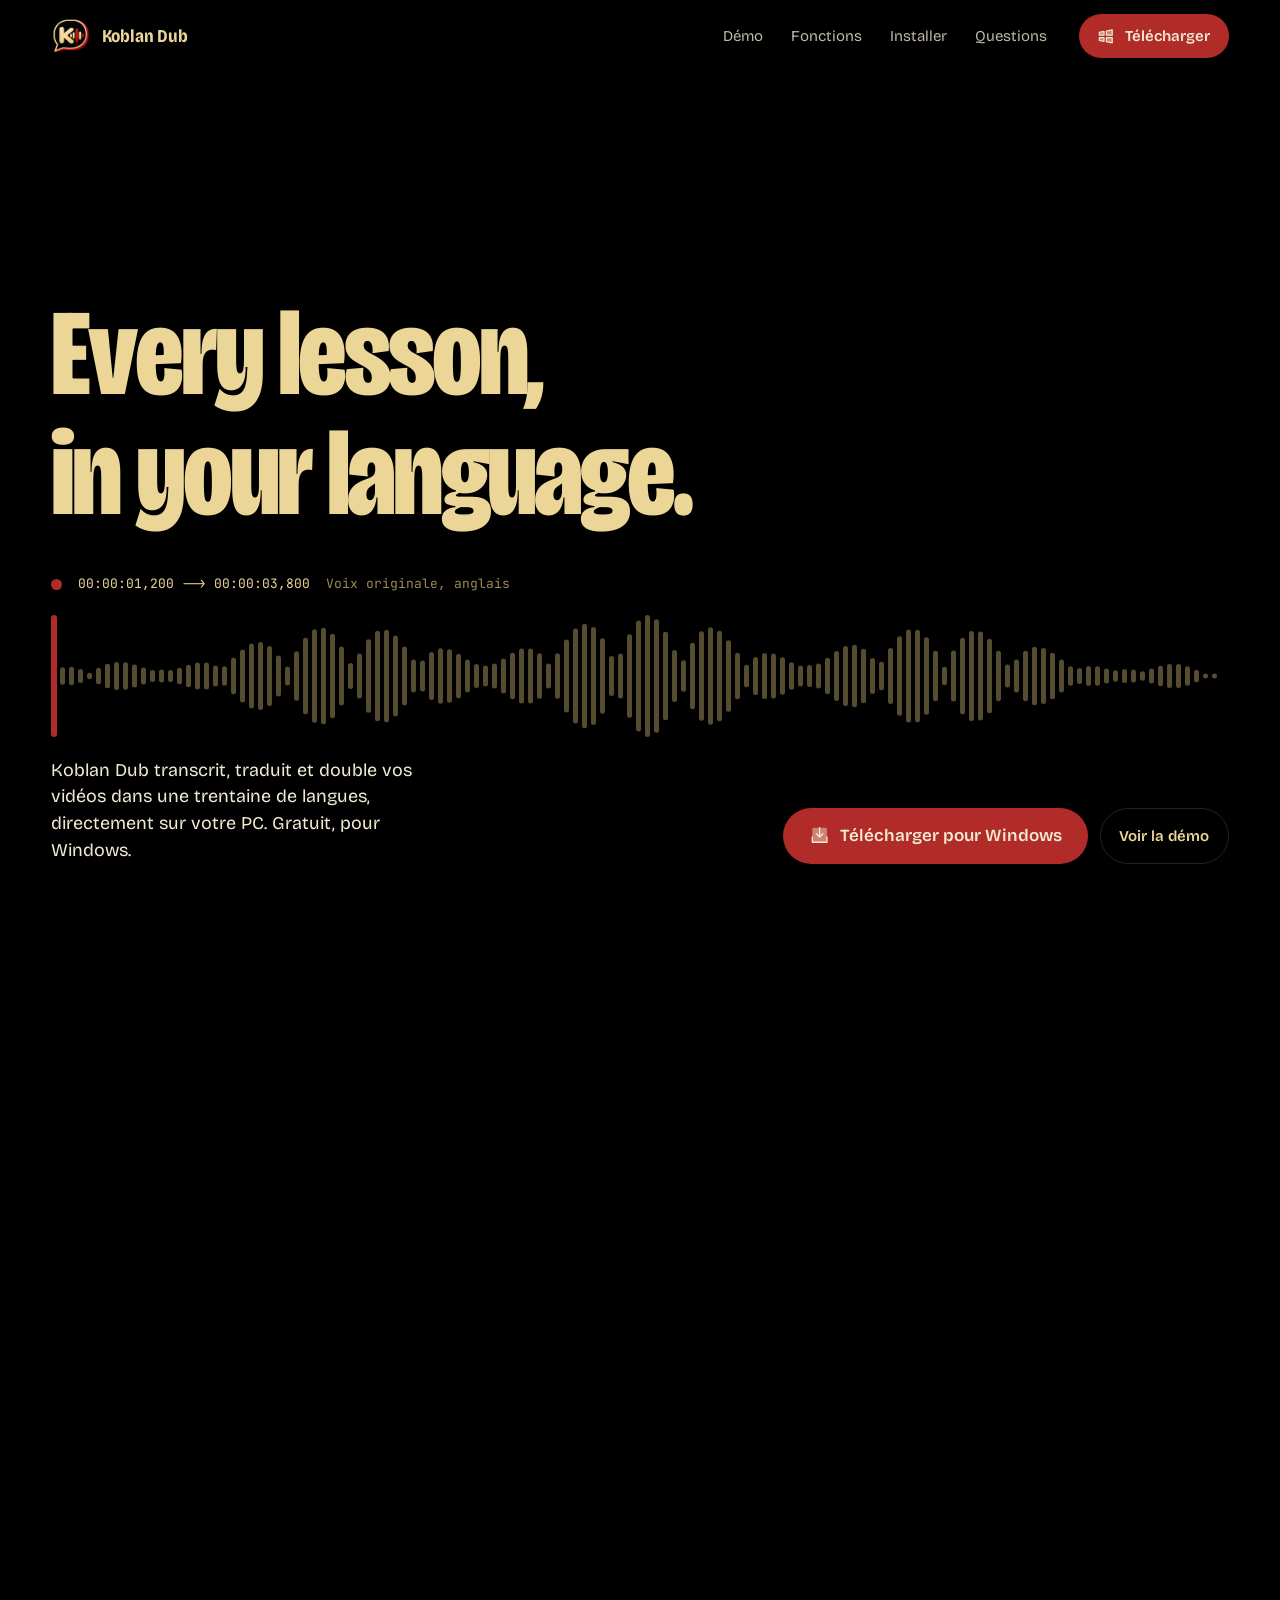
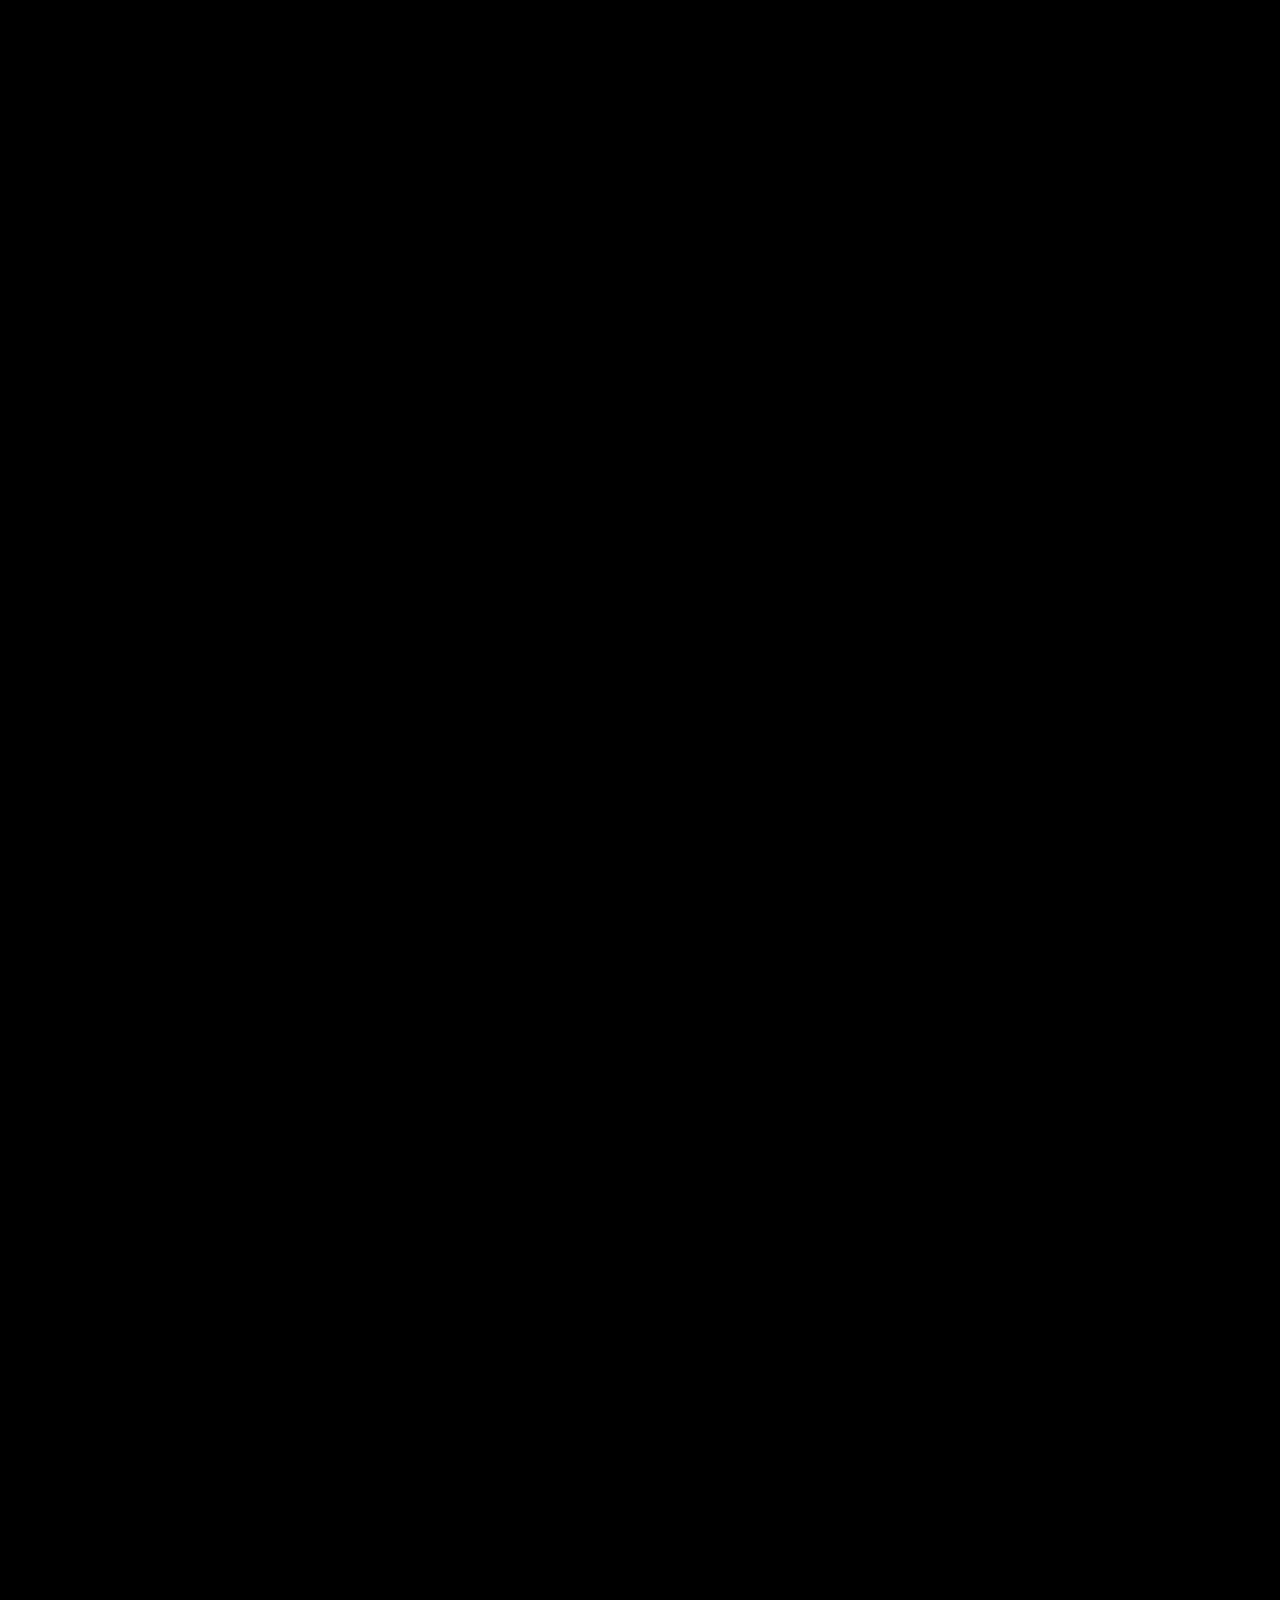
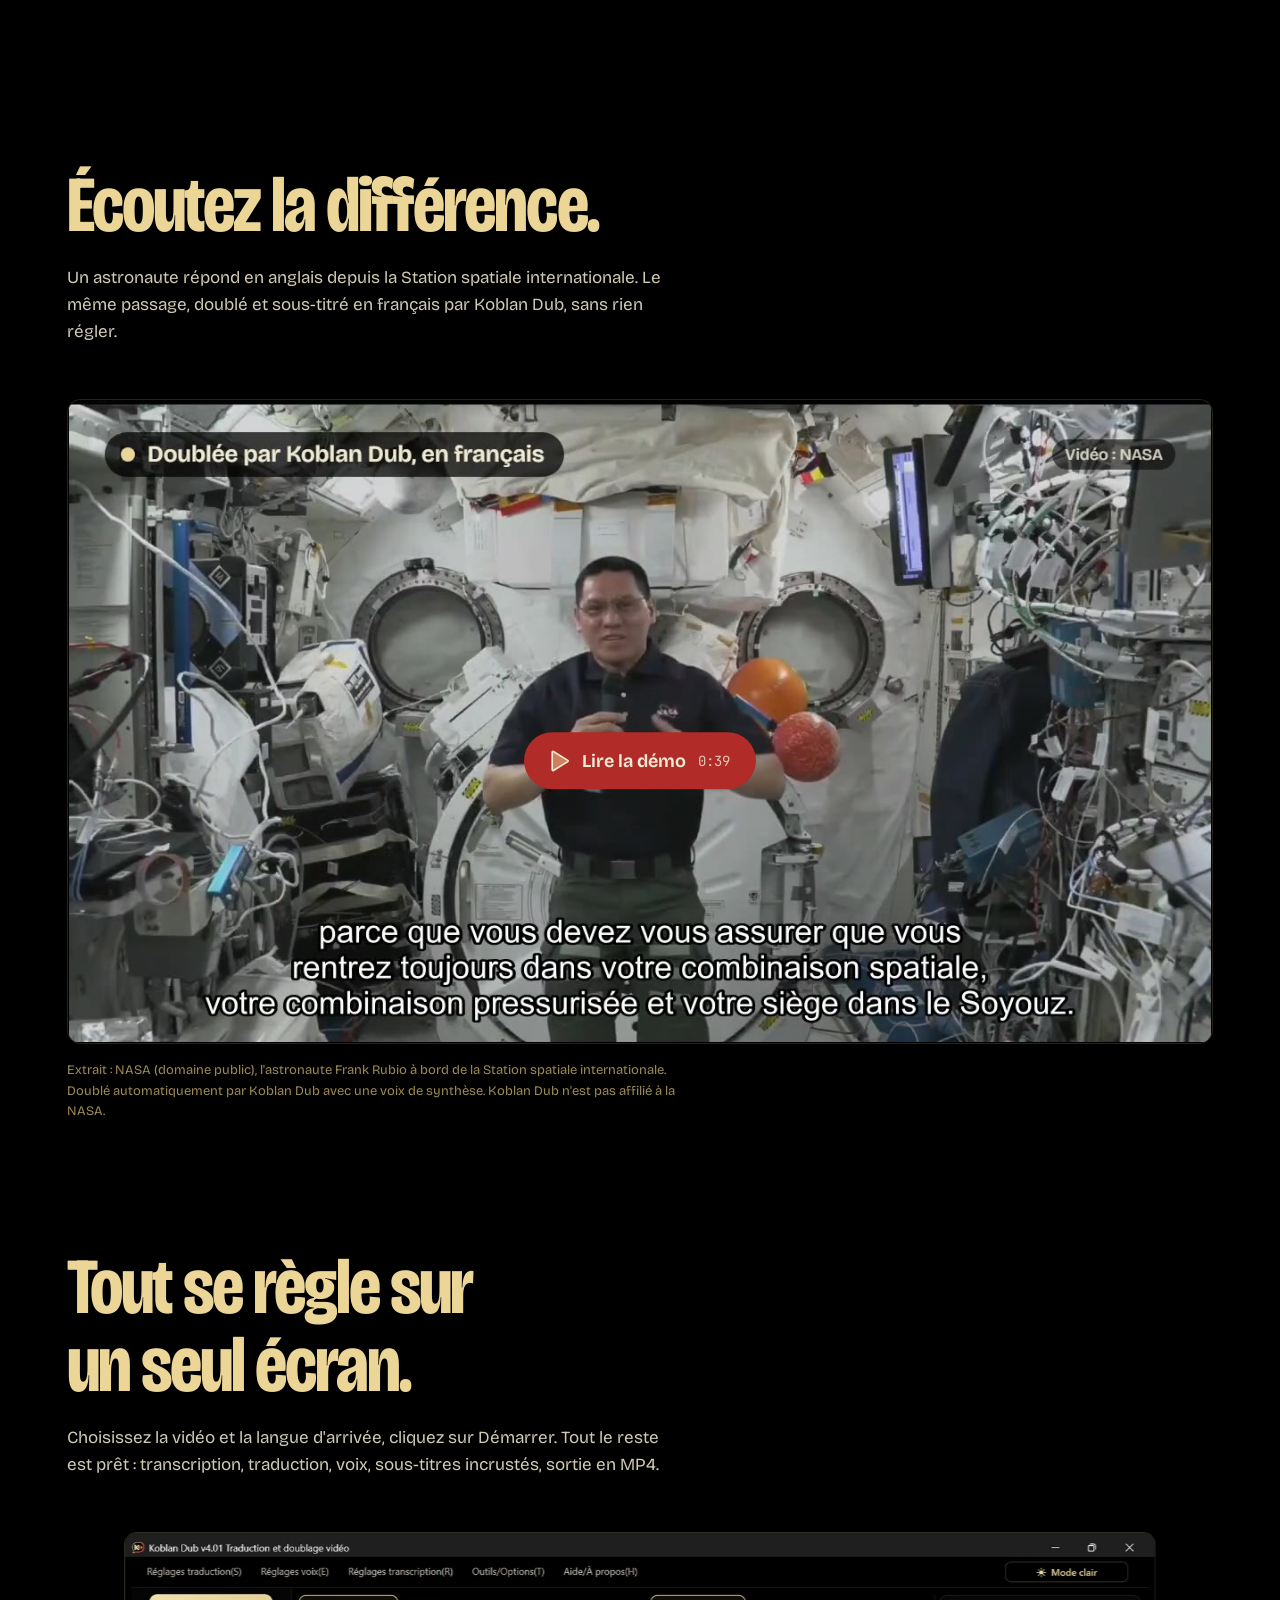
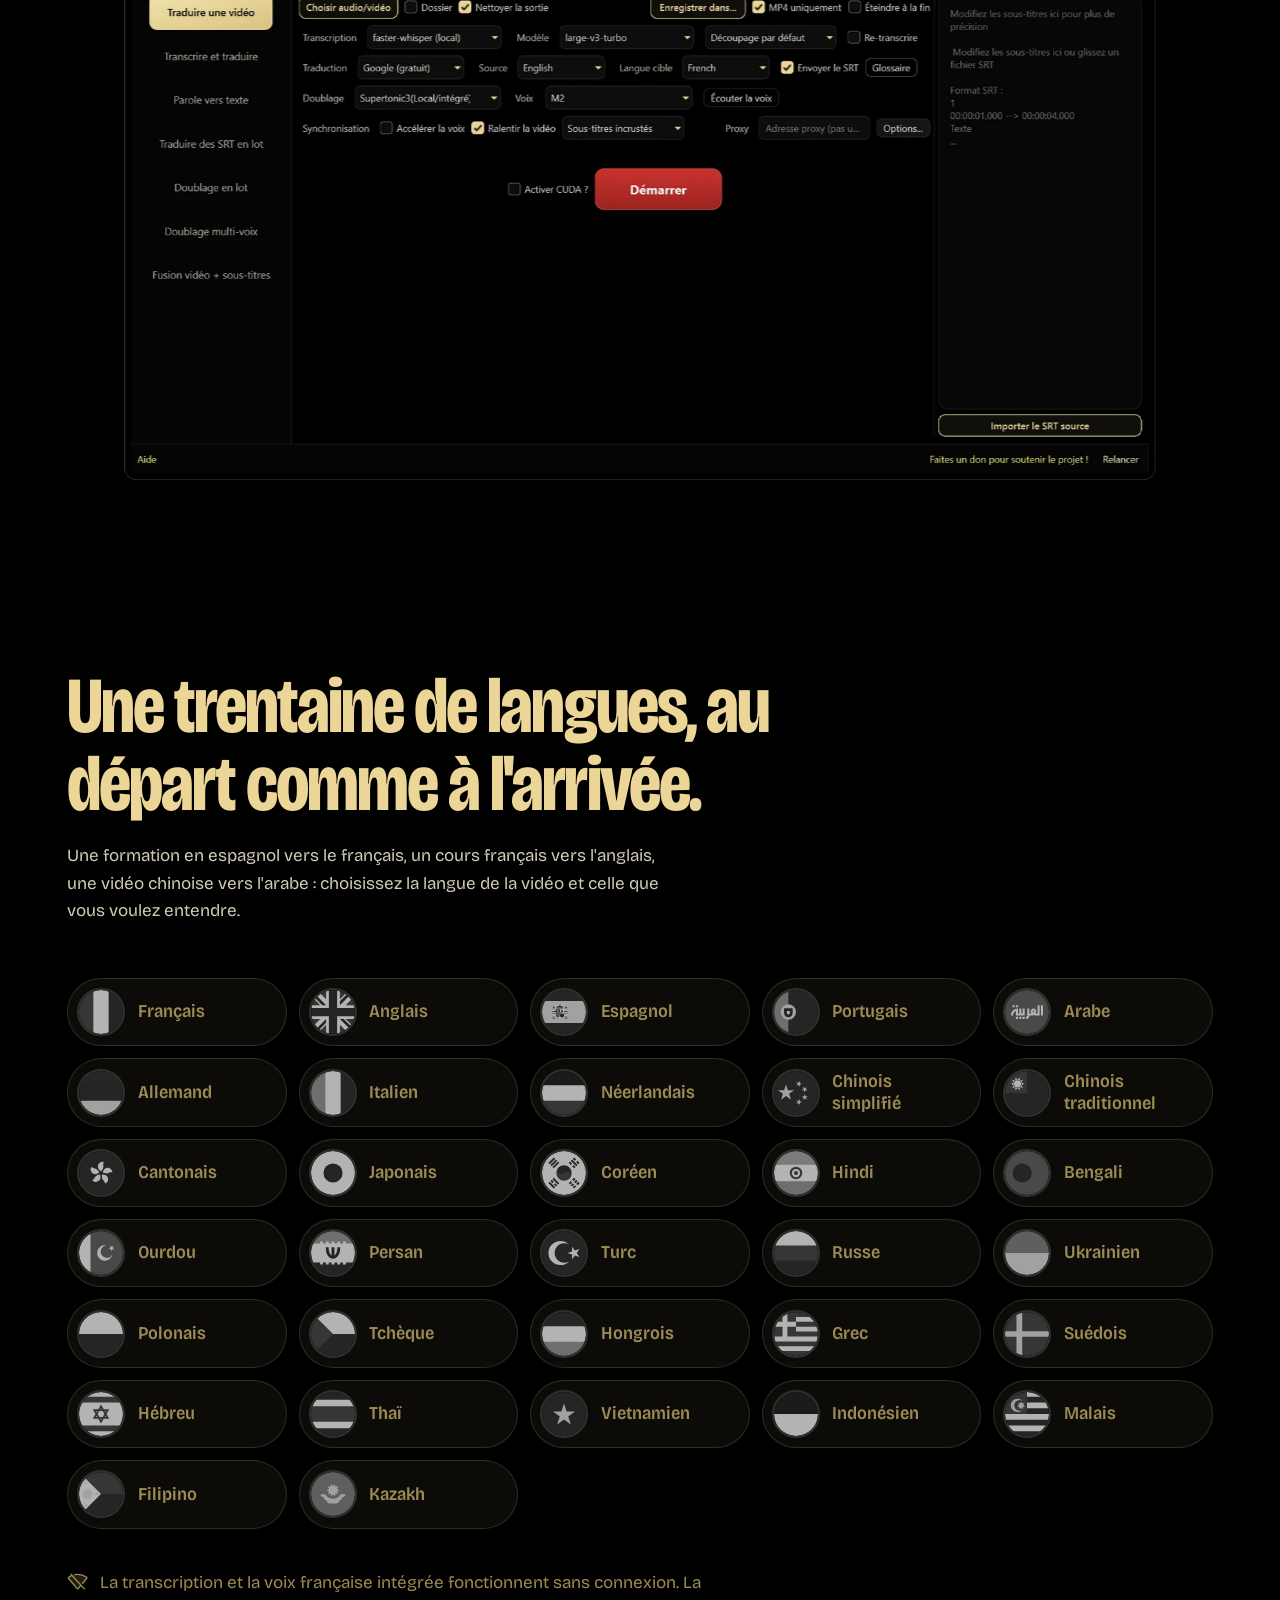
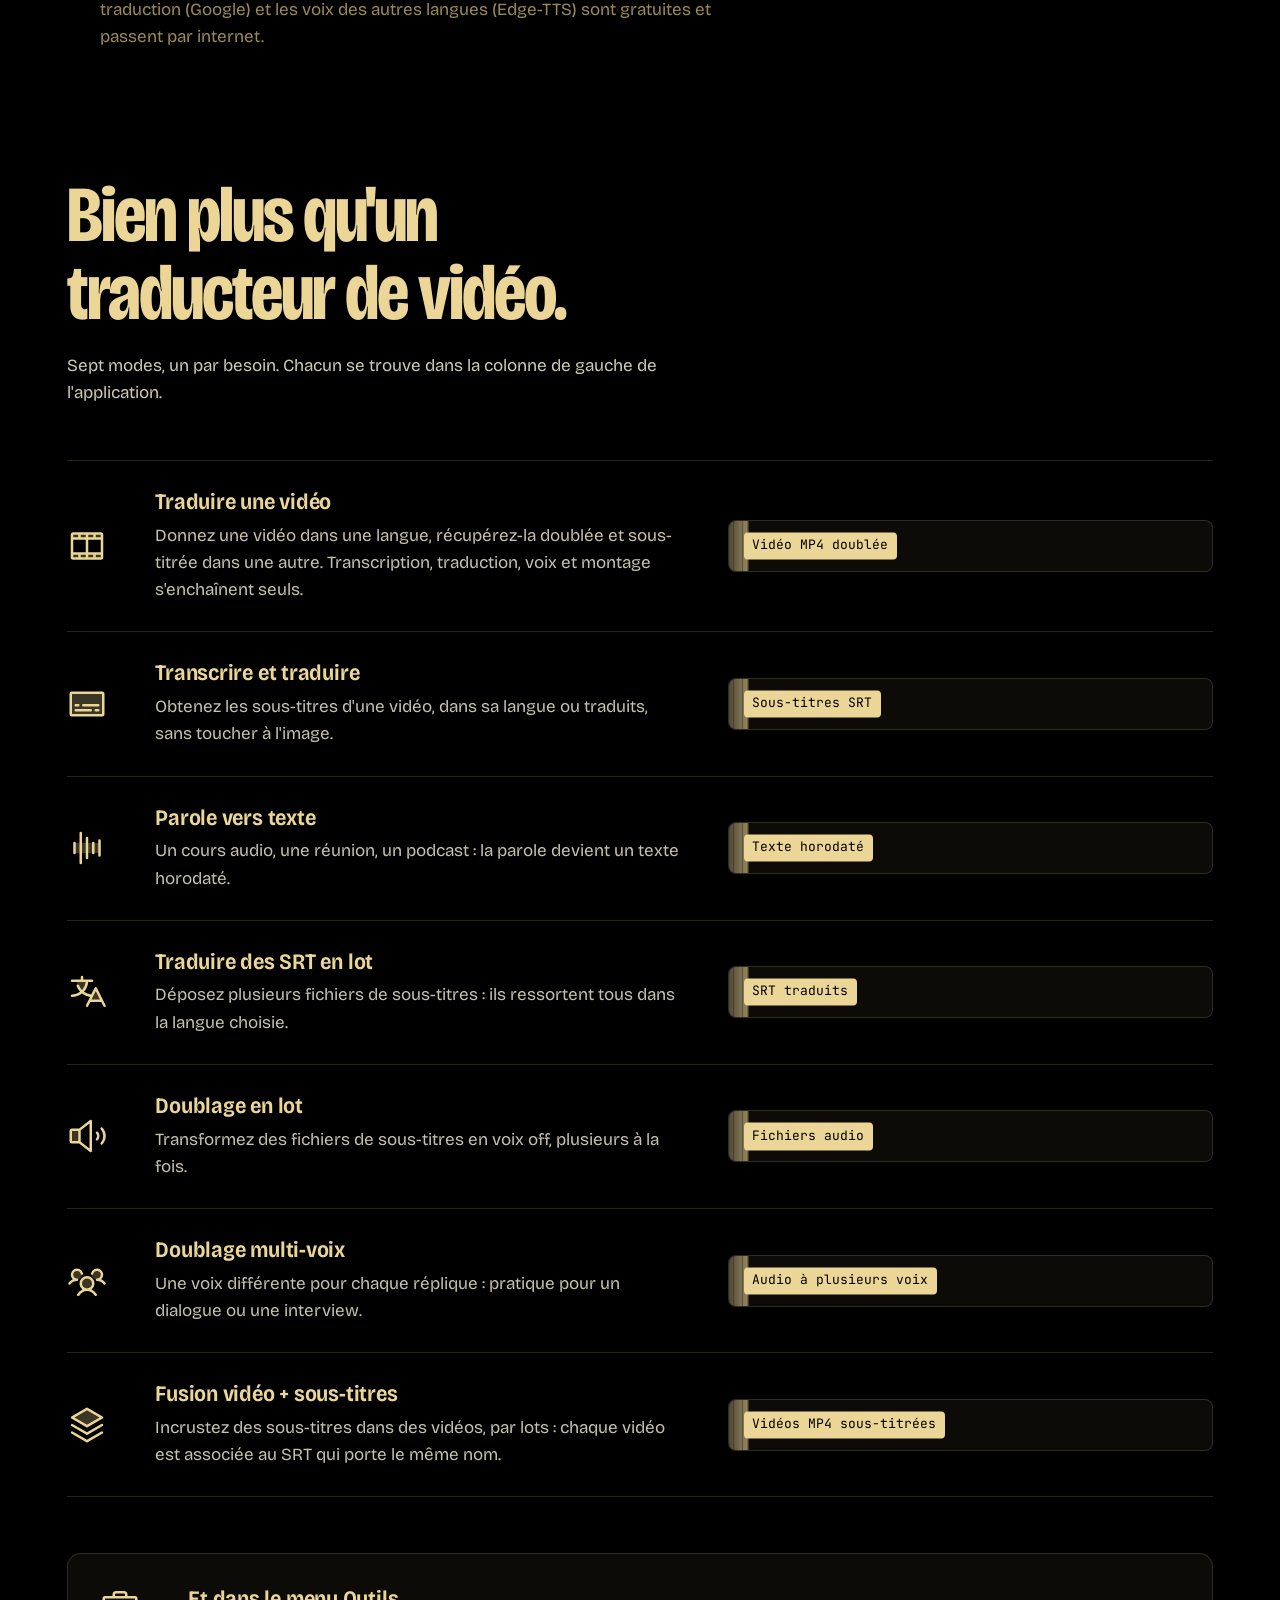
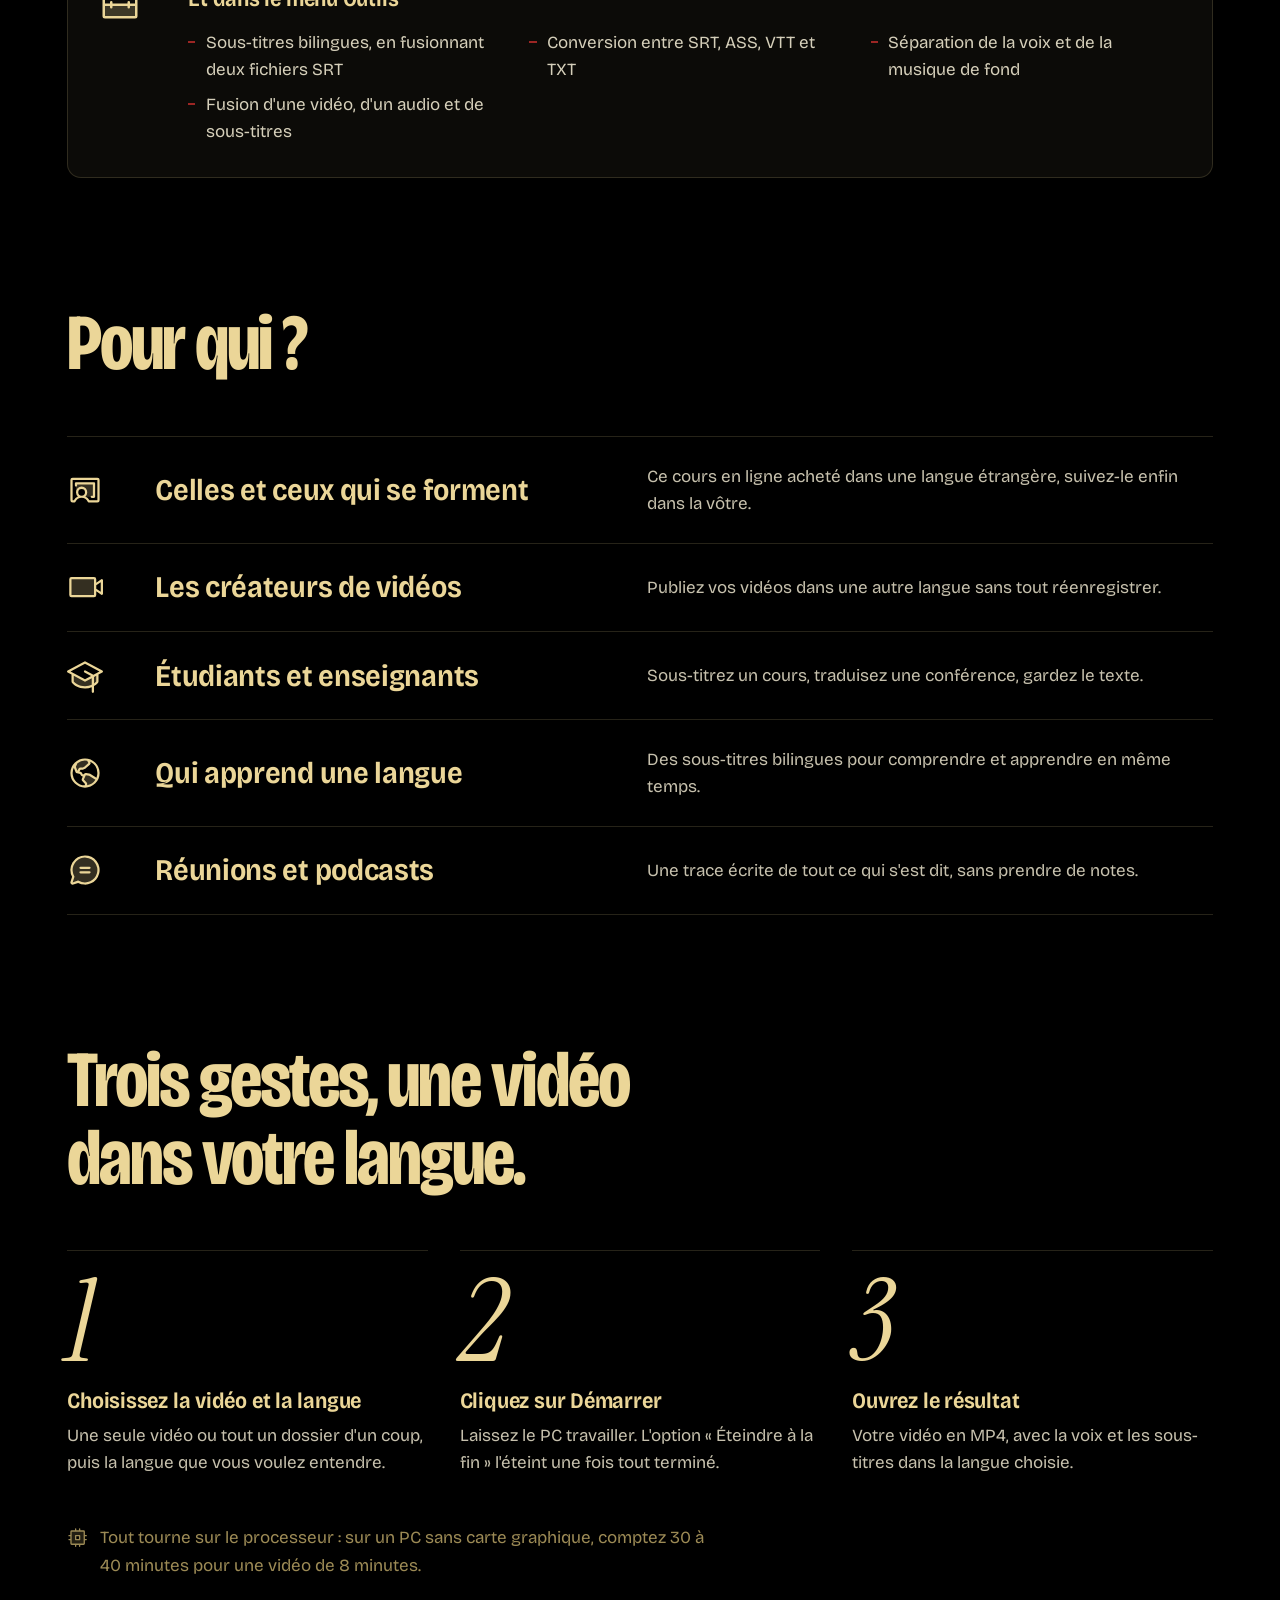
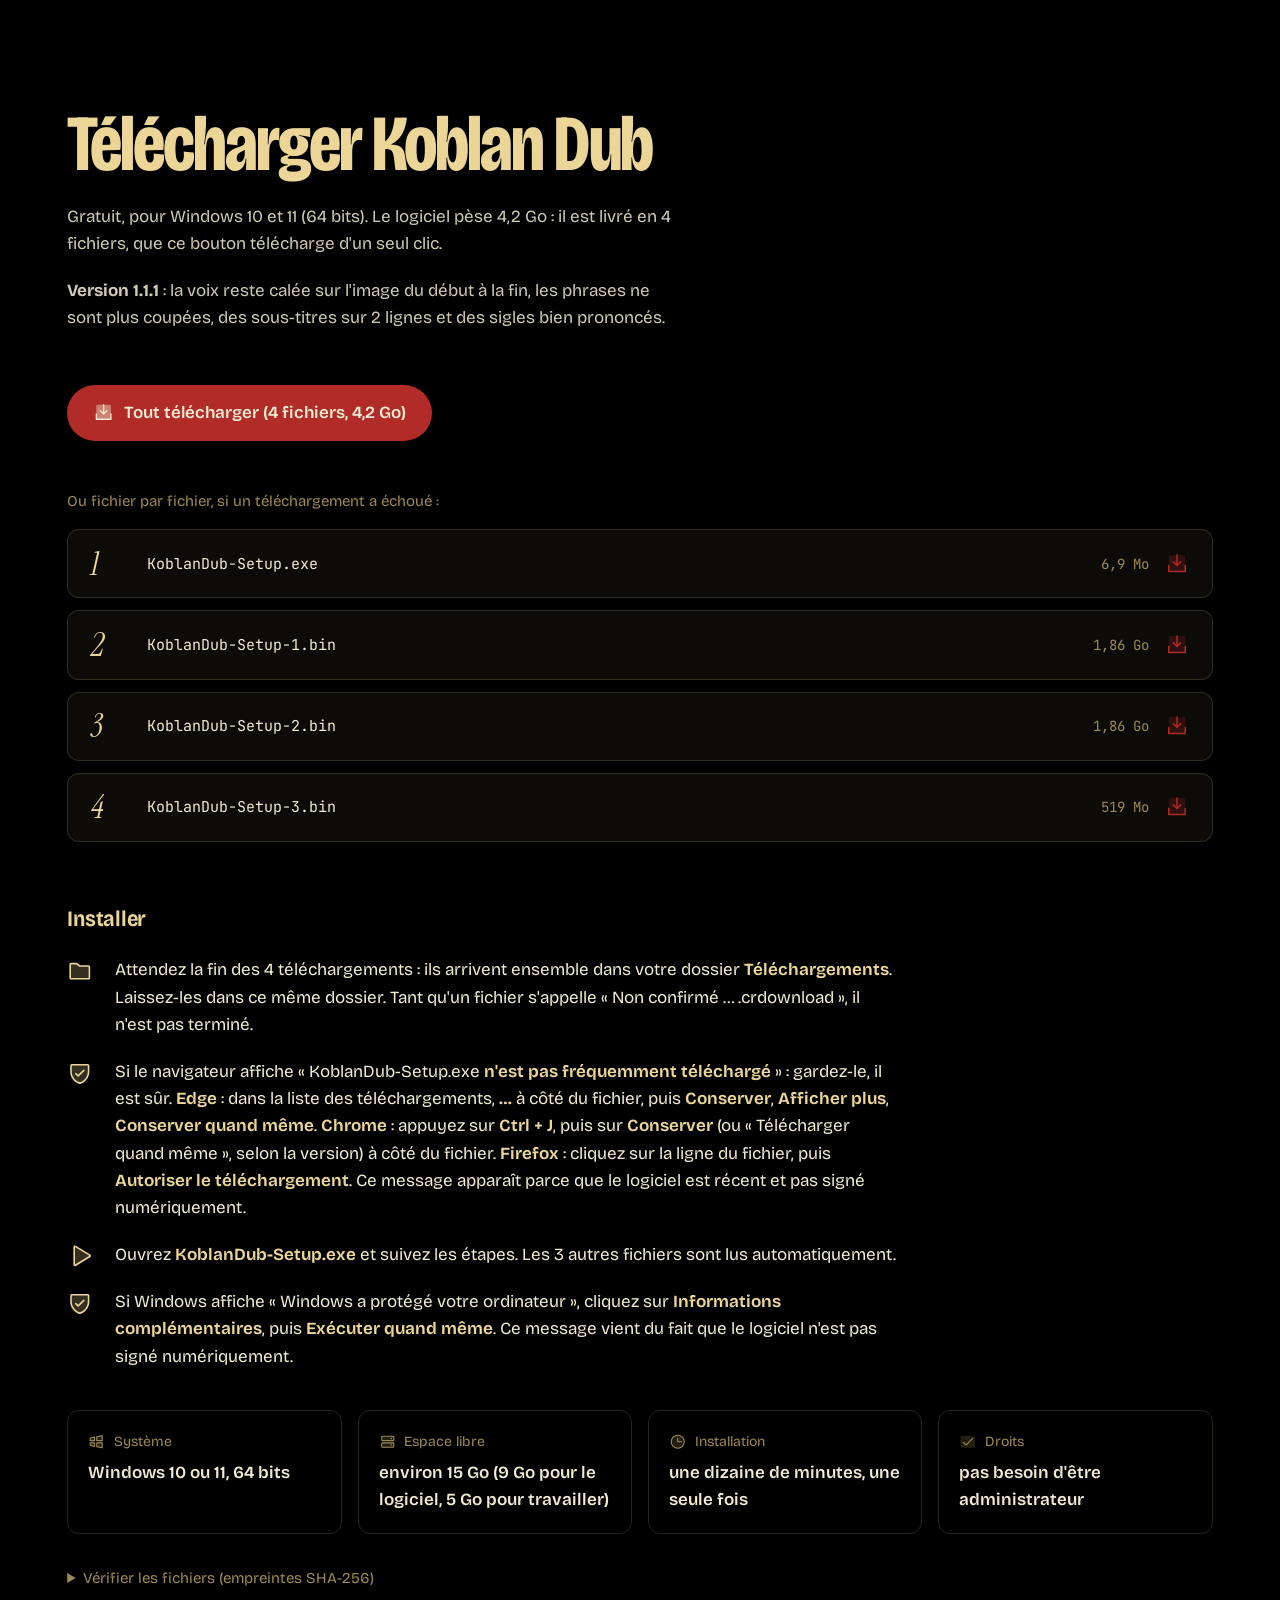
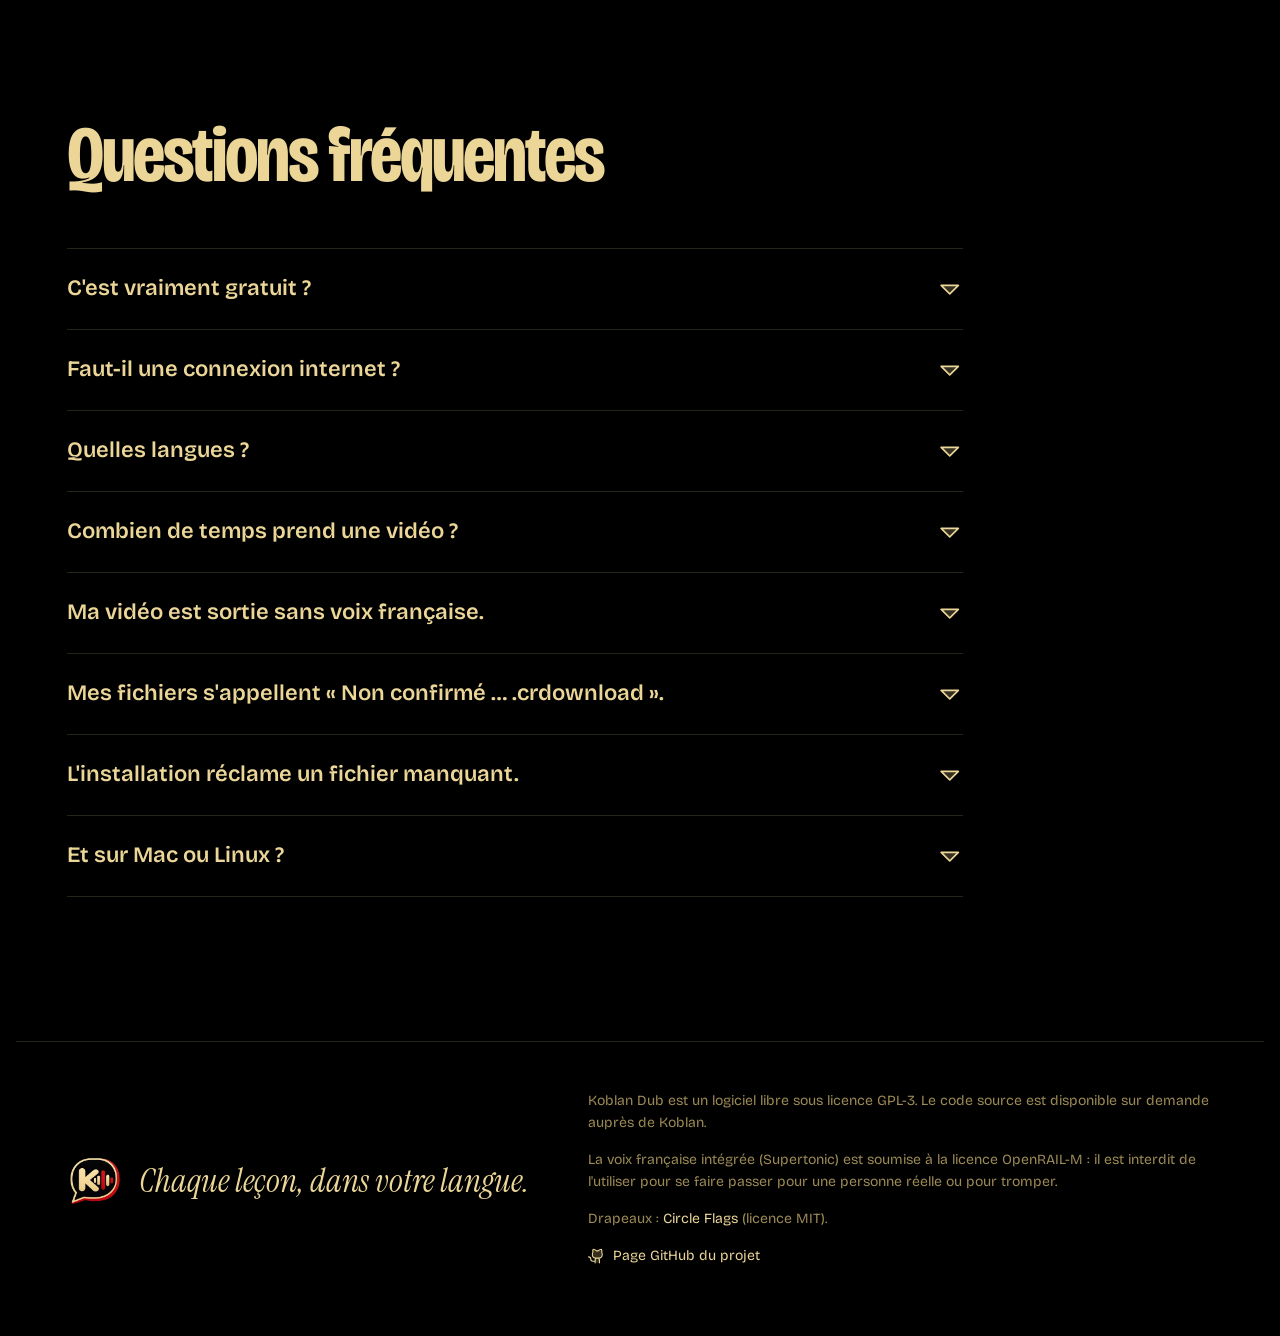
<file: index.html>
<!doctype html>
<html lang="fr">
<head>
<meta charset="utf-8">
<meta name="viewport" content="width=device-width, initial-scale=1">
<title>Koblan Dub — traduire et doubler vos vidéos</title>
<meta name="description" content="Koblan Dub transcrit, traduit et double vos vidéos dans une trentaine de langues, sur votre PC. Gratuit, pour Windows 10 et 11.">
<meta name="theme-color" content="#000000">
<meta property="og:type" content="website">
<meta property="og:title" content="Koblan Dub — chaque leçon, dans votre langue">
<meta property="og:description" content="Transcrire, traduire et doubler une vidéo dans une trentaine de langues, sur votre PC. Gratuit, pour Windows.">
<meta property="og:image" content="https://koblan-dub.vercel.app/assets/img/partage.jpg">
<meta name="twitter:card" content="summary_large_image">
<link rel="icon" type="image/png" sizes="32x32" href="assets/favicon-32.png">
<link rel="apple-touch-icon" href="assets/apple-touch-icon.png">
<link rel="preload" href="assets/fonts/BricolageGrotesque-normal-latin.woff2" as="font" type="font/woff2" crossorigin>
<link rel="preload" href="assets/fonts/InstrumentSerif-italic-latin.woff2" as="font" type="font/woff2" crossorigin>
<link rel="stylesheet" href="assets/fonts/fonts.css">
<link rel="stylesheet" href="style.css">
</head>
<body>
<a class="evitement" href="#contenu">Aller au contenu</a>

<header class="entete">
  <a class="marque" href="#haut" aria-label="Koblan Dub, retour en haut">
    <img src="assets/img/logo-192.webp" width="40" height="40" alt="">
    <span>Koblan Dub</span>
  </a>
  <nav class="menu" aria-label="Sections">
    <a href="#demo">Démo</a>
    <a href="#modes">Fonctions</a>
    <a href="#telecharger">Installer</a>
    <a href="#questions">Questions</a>
  </nav>
  <a class="bouton bouton--rouge aimant" href="#telecharger">
    <svg class="ico" aria-hidden="true"><use href="assets/icones.svg#i-windows-logo"/></svg>
    <span>Télécharger</span>
  </a>
</header>

<main id="contenu">

  <!-- ACCUEIL : la phrase change de langue au défilement -->
  <section class="accueil" id="haut" aria-labelledby="titre-accueil">
    <div class="accueil__scene">
      <h1 class="voix" id="titre-accueil" aria-label="Chaque leçon, dans votre langue.">
        <span class="voix__ligne" data-l="Every lesson,|Cada lección,|Jede Lektion,|Cada lição,|Chaque leçon,">Chaque leçon,</span>
        <span class="voix__ligne" data-l="in your language.|en tu idioma.|in deiner Sprache.|no seu idioma.|dans votre langue.">dans votre langue.</span>
      </h1>

      <div class="piste" aria-hidden="true">
        <span class="piste__rec"></span>
        <span class="piste__tc">00:00:01,200 --&gt; 00:00:03,800</span>
        <span class="piste__langue">Doublée en français</span>
      </div>

      <canvas class="onde" aria-hidden="true"></canvas>

      <div class="accueil__pied">
        <p class="accueil__texte">Koblan Dub transcrit, traduit et double vos vidéos dans une trentaine de langues, directement sur votre PC. Gratuit, pour Windows.</p>
        <div class="accueil__actions">
          <a class="bouton bouton--rouge bouton--grand aimant" href="#telecharger">
            <svg class="ico" aria-hidden="true"><use href="assets/icones.svg#i-download-simple"/></svg>
            <span>Télécharger pour Windows</span>
          </a>
          <a class="bouton bouton--trait" href="#demo">Voir la démo</a>
        </div>
      </div>
    </div>
  </section>

  <!-- DÉMO -->
  <section class="bloc demo" id="demo" aria-labelledby="titre-demo">
    <div class="bloc__tete">
      <h2 id="titre-demo">Écoutez la différence.</h2>
      <p>Un astronaute répond en anglais depuis la Station spatiale internationale. Le même passage, doublé et sous-titré en français par Koblan Dub, sans rien régler.</p>
    </div>
    <figure class="demo__cadre">
      <video class="demo__video" controls preload="none" playsinline width="1280" height="720" poster="assets/video/demo-affiche.jpg" aria-label="Démo : un passage en anglais, puis le même passage doublé en français par Koblan Dub">
        <source src="assets/video/demo.mp4" type="video/mp4">
      </video>
      <button type="button" class="demo__lecture" aria-label="Lire la démo (39 secondes, avec le son)">
        <svg class="ico" aria-hidden="true"><use href="assets/icones.svg#i-play"/></svg>
        <span>Lire la démo</span>
        <span class="demo__duree">0:39</span>
      </button>
      <figcaption class="demo__credit">Extrait : NASA (domaine public), l'astronaute Frank Rubio à bord de la Station spatiale internationale. Doublé automatiquement par Koblan Dub avec une voix de synthèse. Koblan Dub n'est pas affilié à la NASA.</figcaption>
    </figure>
  </section>

  <!-- ATELIER -->
  <section class="bloc atelier" id="atelier" aria-labelledby="titre-atelier">
    <div class="bloc__tete">
      <h2 id="titre-atelier">Tout se règle sur un seul écran.</h2>
      <p>Choisissez la vidéo et la langue d'arrivée, cliquez sur Démarrer. Tout le reste est prêt : transcription, traduction, voix, sous-titres incrustés, sortie en MP4.</p>
    </div>
    <figure class="atelier__cadre">
      <img src="assets/img/atelier-1600.webp" srcset="assets/img/atelier-900.webp 900w, assets/img/atelier-1600.webp 1600w" sizes="(max-width: 900px) 100vw, 1200px" width="1600" height="849" loading="lazy" decoding="async" alt="L'écran principal de Koblan Dub : choix de la vidéo, transcription locale, traduction, voix française M2 et bouton Démarrer.">
    </figure>
  </section>

  <!-- LANGUES -->
  <section class="bloc langues" id="langues" aria-labelledby="titre-langues">
    <div class="bloc__tete">
      <h2 id="titre-langues">Une trentaine de langues, au départ comme à l'arrivée.</h2>
      <p>Une formation en espagnol vers le français, un cours français vers l'anglais, une vidéo chinoise vers l'arabe : choisissez la langue de la vidéo et celle que vous voulez entendre.</p>
    </div>
    <ul class="langues__liste">
      <li><img src="assets/drapeaux/fr.svg" alt="" width="44" height="44" loading="lazy">Français</li>
      <li><img src="assets/drapeaux/en.svg" alt="" width="44" height="44" loading="lazy">Anglais</li>
      <li><img src="assets/drapeaux/es.svg" alt="" width="44" height="44" loading="lazy">Espagnol</li>
      <li><img src="assets/drapeaux/pt.svg" alt="" width="44" height="44" loading="lazy">Portugais</li>
      <li><img src="assets/drapeaux/ar.svg" alt="" width="44" height="44" loading="lazy">Arabe</li>
      <li><img src="assets/drapeaux/de.svg" alt="" width="44" height="44" loading="lazy">Allemand</li>
      <li><img src="assets/drapeaux/it.svg" alt="" width="44" height="44" loading="lazy">Italien</li>
      <li><img src="assets/drapeaux/nl.svg" alt="" width="44" height="44" loading="lazy">Néerlandais</li>
      <li><img src="assets/drapeaux/zh.svg" alt="" width="44" height="44" loading="lazy">Chinois simplifié</li>
      <li><img src="assets/drapeaux/zh-tw.svg" alt="" width="44" height="44" loading="lazy">Chinois traditionnel</li>
      <li><img src="assets/drapeaux/yue.svg" alt="" width="44" height="44" loading="lazy">Cantonais</li>
      <li><img src="assets/drapeaux/ja.svg" alt="" width="44" height="44" loading="lazy">Japonais</li>
      <li><img src="assets/drapeaux/ko.svg" alt="" width="44" height="44" loading="lazy">Coréen</li>
      <li><img src="assets/drapeaux/hi.svg" alt="" width="44" height="44" loading="lazy">Hindi</li>
      <li><img src="assets/drapeaux/bn.svg" alt="" width="44" height="44" loading="lazy">Bengali</li>
      <li><img src="assets/drapeaux/ur.svg" alt="" width="44" height="44" loading="lazy">Ourdou</li>
      <li><img src="assets/drapeaux/fa.svg" alt="" width="44" height="44" loading="lazy">Persan</li>
      <li><img src="assets/drapeaux/tr.svg" alt="" width="44" height="44" loading="lazy">Turc</li>
      <li><img src="assets/drapeaux/ru.svg" alt="" width="44" height="44" loading="lazy">Russe</li>
      <li><img src="assets/drapeaux/uk.svg" alt="" width="44" height="44" loading="lazy">Ukrainien</li>
      <li><img src="assets/drapeaux/pl.svg" alt="" width="44" height="44" loading="lazy">Polonais</li>
      <li><img src="assets/drapeaux/cs.svg" alt="" width="44" height="44" loading="lazy">Tchèque</li>
      <li><img src="assets/drapeaux/hu.svg" alt="" width="44" height="44" loading="lazy">Hongrois</li>
      <li><img src="assets/drapeaux/el.svg" alt="" width="44" height="44" loading="lazy">Grec</li>
      <li><img src="assets/drapeaux/sv.svg" alt="" width="44" height="44" loading="lazy">Suédois</li>
      <li><img src="assets/drapeaux/he.svg" alt="" width="44" height="44" loading="lazy">Hébreu</li>
      <li><img src="assets/drapeaux/th.svg" alt="" width="44" height="44" loading="lazy">Thaï</li>
      <li><img src="assets/drapeaux/vi.svg" alt="" width="44" height="44" loading="lazy">Vietnamien</li>
      <li><img src="assets/drapeaux/id.svg" alt="" width="44" height="44" loading="lazy">Indonésien</li>
      <li><img src="assets/drapeaux/ms.svg" alt="" width="44" height="44" loading="lazy">Malais</li>
      <li><img src="assets/drapeaux/fil.svg" alt="" width="44" height="44" loading="lazy">Filipino</li>
      <li><img src="assets/drapeaux/kk.svg" alt="" width="44" height="44" loading="lazy">Kazakh</li>
    </ul>
    <p class="langues__note">
      <svg class="ico" aria-hidden="true"><use href="assets/icones.svg#i-wifi-slash"/></svg>
      <span>La transcription et la voix française intégrée fonctionnent sans connexion. La traduction (Google) et les voix des autres langues (Edge-TTS) sont gratuites et passent par internet.</span>
    </p>
  </section>

  <!-- MODES -->
  <section class="bloc modes" id="modes" aria-labelledby="titre-modes">
    <div class="bloc__tete">
      <h2 id="titre-modes">Bien plus qu'un traducteur de vidéo.</h2>
      <p>Sept modes, un par besoin. Chacun se trouve dans la colonne de gauche de l'application.</p>
    </div>

    <ul class="modes__liste">
      <li class="mode">
        <svg class="ico ico--mode" aria-hidden="true"><use href="assets/icones.svg#i-film-strip"/></svg>
        <div class="mode__texte">
          <h3>Traduire une vidéo</h3>
          <p>Donnez une vidéo dans une langue, récupérez-la doublée et sous-titrée dans une autre. Transcription, traduction, voix et montage s'enchaînent seuls.</p>
        </div>
        <div class="clip"><span class="clip__remplissage"></span><span class="clip__sortie">Vidéo MP4 doublée</span></div>
      </li>
      <li class="mode">
        <svg class="ico ico--mode" aria-hidden="true"><use href="assets/icones.svg#i-subtitles"/></svg>
        <div class="mode__texte">
          <h3>Transcrire et traduire</h3>
          <p>Obtenez les sous-titres d'une vidéo, dans sa langue ou traduits, sans toucher à l'image.</p>
        </div>
        <div class="clip"><span class="clip__remplissage"></span><span class="clip__sortie">Sous-titres SRT</span></div>
      </li>
      <li class="mode">
        <svg class="ico ico--mode" aria-hidden="true"><use href="assets/icones.svg#i-waveform"/></svg>
        <div class="mode__texte">
          <h3>Parole vers texte</h3>
          <p>Un cours audio, une réunion, un podcast : la parole devient un texte horodaté.</p>
        </div>
        <div class="clip"><span class="clip__remplissage"></span><span class="clip__sortie">Texte horodaté</span></div>
      </li>
      <li class="mode">
        <svg class="ico ico--mode" aria-hidden="true"><use href="assets/icones.svg#i-translate"/></svg>
        <div class="mode__texte">
          <h3>Traduire des SRT en lot</h3>
          <p>Déposez plusieurs fichiers de sous-titres : ils ressortent tous dans la langue choisie.</p>
        </div>
        <div class="clip"><span class="clip__remplissage"></span><span class="clip__sortie">SRT traduits</span></div>
      </li>
      <li class="mode">
        <svg class="ico ico--mode" aria-hidden="true"><use href="assets/icones.svg#i-speaker-high"/></svg>
        <div class="mode__texte">
          <h3>Doublage en lot</h3>
          <p>Transformez des fichiers de sous-titres en voix off, plusieurs à la fois.</p>
        </div>
        <div class="clip"><span class="clip__remplissage"></span><span class="clip__sortie">Fichiers audio</span></div>
      </li>
      <li class="mode">
        <svg class="ico ico--mode" aria-hidden="true"><use href="assets/icones.svg#i-users-three"/></svg>
        <div class="mode__texte">
          <h3>Doublage multi-voix</h3>
          <p>Une voix différente pour chaque réplique : pratique pour un dialogue ou une interview.</p>
        </div>
        <div class="clip"><span class="clip__remplissage"></span><span class="clip__sortie">Audio à plusieurs voix</span></div>
      </li>
      <li class="mode">
        <svg class="ico ico--mode" aria-hidden="true"><use href="assets/icones.svg#i-stack"/></svg>
        <div class="mode__texte">
          <h3>Fusion vidéo + sous-titres</h3>
          <p>Incrustez des sous-titres dans des vidéos, par lots : chaque vidéo est associée au SRT qui porte le même nom.</p>
        </div>
        <div class="clip"><span class="clip__remplissage"></span><span class="clip__sortie">Vidéos MP4 sous-titrées</span></div>
      </li>
    </ul>

    <div class="outils">
      <svg class="ico ico--outils" aria-hidden="true"><use href="assets/icones.svg#i-toolbox"/></svg>
      <h3>Et dans le menu Outils</h3>
      <ul>
        <li>Sous-titres bilingues, en fusionnant deux fichiers SRT</li>
        <li>Conversion entre SRT, ASS, VTT et TXT</li>
        <li>Séparation de la voix et de la musique de fond</li>
        <li>Fusion d'une vidéo, d'un audio et de sous-titres</li>
      </ul>
    </div>
  </section>

  <!-- POUR QUI -->
  <section class="bloc pourqui" aria-labelledby="titre-pourqui">
    <div class="bloc__tete">
      <h2 id="titre-pourqui">Pour qui ?</h2>
    </div>
    <ul class="pourqui__liste">
      <li>
        <svg class="ico" aria-hidden="true"><use href="assets/icones.svg#i-chalkboard-teacher"/></svg>
        <h3>Celles et ceux qui se forment</h3>
        <p>Ce cours en ligne acheté dans une langue étrangère, suivez-le enfin dans la vôtre.</p>
      </li>
      <li>
        <svg class="ico" aria-hidden="true"><use href="assets/icones.svg#i-video-camera"/></svg>
        <h3>Les créateurs de vidéos</h3>
        <p>Publiez vos vidéos dans une autre langue sans tout réenregistrer.</p>
      </li>
      <li>
        <svg class="ico" aria-hidden="true"><use href="assets/icones.svg#i-graduation-cap"/></svg>
        <h3>Étudiants et enseignants</h3>
        <p>Sous-titrez un cours, traduisez une conférence, gardez le texte.</p>
      </li>
      <li>
        <svg class="ico" aria-hidden="true"><use href="assets/icones.svg#i-globe-hemisphere-west"/></svg>
        <h3>Qui apprend une langue</h3>
        <p>Des sous-titres bilingues pour comprendre et apprendre en même temps.</p>
      </li>
      <li>
        <svg class="ico" aria-hidden="true"><use href="assets/icones.svg#i-chat-circle-text"/></svg>
        <h3>Réunions et podcasts</h3>
        <p>Une trace écrite de tout ce qui s'est dit, sans prendre de notes.</p>
      </li>
    </ul>
  </section>

  <!-- ÉTAPES -->
  <section class="bloc etapes" aria-labelledby="titre-etapes">
    <div class="bloc__tete">
      <h2 id="titre-etapes">Trois gestes, une vidéo dans votre langue.</h2>
    </div>
    <ol class="etapes__liste">
      <li>
        <span class="etapes__num" aria-hidden="true">1</span>
        <h3>Choisissez la vidéo et la langue</h3>
        <p>Une seule vidéo ou tout un dossier d'un coup, puis la langue que vous voulez entendre.</p>
      </li>
      <li>
        <span class="etapes__num" aria-hidden="true">2</span>
        <h3>Cliquez sur Démarrer</h3>
        <p>Laissez le PC travailler. L'option « Éteindre à la fin » l'éteint une fois tout terminé.</p>
      </li>
      <li>
        <span class="etapes__num" aria-hidden="true">3</span>
        <h3>Ouvrez le résultat</h3>
        <p>Votre vidéo en MP4, avec la voix et les sous-titres dans la langue choisie.</p>
      </li>
    </ol>
    <p class="etapes__note">
      <svg class="ico" aria-hidden="true"><use href="assets/icones.svg#i-cpu"/></svg>
      <span>Tout tourne sur le processeur : sur un PC sans carte graphique, comptez 30 à 40 minutes pour une vidéo de 8 minutes.</span>
    </p>
  </section>

  <!-- TÉLÉCHARGER -->
  <section class="bloc telecharger" id="telecharger" aria-labelledby="titre-telecharger">
    <div class="bloc__tete">
      <h2 id="titre-telecharger">Télécharger Koblan Dub</h2>
      <p>Gratuit, pour Windows 10 et 11 (64 bits). Le logiciel pèse 4,2 Go : il est livré en 4 fichiers, que ce bouton télécharge d'un seul clic.</p>
      <p class="nouveautes"><strong>Version 1.1.1</strong> : la voix reste calée sur l'image du début à la fin, les phrases ne sont plus coupées, des sous-titres sur 2 lignes et des sigles bien prononcés.</p>
    </div>

    <div class="tout">
      <button type="button" class="bouton bouton--rouge bouton--grand aimant" id="tout-telecharger">
        <svg class="ico" aria-hidden="true"><use href="assets/icones.svg#i-download-simple"/></svg>
        <span>Tout télécharger <span class="nowrap">(4 fichiers, 4,2&nbsp;Go)</span></span>
      </button>
      <p class="tout__etat" id="tout-etat" role="status" aria-live="polite"></p>
    </div>

    <p class="fichiers__titre">Ou fichier par fichier, si un téléchargement a échoué :</p>
    <ol class="fichiers">
      <li><a class="fichier" href="https://github.com/josuekoblan03-lab/koblan-dub/releases/download/v1.1.1/KoblanDub-Setup.exe">
        <span class="fichier__num" aria-hidden="true">1</span>
        <span class="fichier__nom">KoblanDub-Setup.exe</span>
        <span class="fichier__poids">6,9 Mo</span>
        <svg class="ico" aria-hidden="true"><use href="assets/icones.svg#i-download-simple"/></svg>
      </a></li>
      <li><a class="fichier" href="https://github.com/josuekoblan03-lab/koblan-dub/releases/download/v1.1.1/KoblanDub-Setup-1.bin">
        <span class="fichier__num" aria-hidden="true">2</span>
        <span class="fichier__nom">KoblanDub-Setup-1.bin</span>
        <span class="fichier__poids">1,86 Go</span>
        <svg class="ico" aria-hidden="true"><use href="assets/icones.svg#i-download-simple"/></svg>
      </a></li>
      <li><a class="fichier" href="https://github.com/josuekoblan03-lab/koblan-dub/releases/download/v1.1.1/KoblanDub-Setup-2.bin">
        <span class="fichier__num" aria-hidden="true">3</span>
        <span class="fichier__nom">KoblanDub-Setup-2.bin</span>
        <span class="fichier__poids">1,86 Go</span>
        <svg class="ico" aria-hidden="true"><use href="assets/icones.svg#i-download-simple"/></svg>
      </a></li>
      <li><a class="fichier" href="https://github.com/josuekoblan03-lab/koblan-dub/releases/download/v1.1.1/KoblanDub-Setup-3.bin">
        <span class="fichier__num" aria-hidden="true">4</span>
        <span class="fichier__nom">KoblanDub-Setup-3.bin</span>
        <span class="fichier__poids">519 Mo</span>
        <svg class="ico" aria-hidden="true"><use href="assets/icones.svg#i-download-simple"/></svg>
      </a></li>
    </ol>

    <div class="installer">
      <h3>Installer</h3>
      <ol class="installer__etapes">
        <li>
          <svg class="ico" aria-hidden="true"><use href="assets/icones.svg#i-folder-simple"/></svg>
          <p>Attendez la fin des 4 téléchargements : ils arrivent ensemble dans votre dossier <strong>Téléchargements</strong>. Laissez-les dans ce même dossier. Tant qu'un fichier s'appelle « Non confirmé … .crdownload », il n'est pas terminé.</p>
        </li>
        <li>
          <svg class="ico" aria-hidden="true"><use href="assets/icones.svg#i-shield-check"/></svg>
          <p>Si le navigateur affiche « KoblanDub-Setup.exe <strong>n'est pas fréquemment téléchargé</strong> » : gardez-le, il est sûr. <strong>Edge</strong> : dans la liste des téléchargements, <strong>…</strong> à côté du fichier, puis <strong>Conserver</strong>, <strong>Afficher plus</strong>, <strong>Conserver quand même</strong>. <strong>Chrome</strong> : appuyez sur <strong>Ctrl + J</strong>, puis sur <strong>Conserver</strong> (ou « Télécharger quand même », selon la version) à côté du fichier. <strong>Firefox</strong> : cliquez sur la ligne du fichier, puis <strong>Autoriser le téléchargement</strong>. Ce message apparaît parce que le logiciel est récent et pas signé numériquement.</p>
        </li>
        <li>
          <svg class="ico" aria-hidden="true"><use href="assets/icones.svg#i-play"/></svg>
          <p>Ouvrez <strong>KoblanDub-Setup.exe</strong> et suivez les étapes. Les 3 autres fichiers sont lus automatiquement.</p>
        </li>
        <li>
          <svg class="ico" aria-hidden="true"><use href="assets/icones.svg#i-shield-check"/></svg>
          <p>Si Windows affiche « Windows a protégé votre ordinateur », cliquez sur <strong>Informations complémentaires</strong>, puis <strong>Exécuter quand même</strong>. Ce message vient du fait que le logiciel n'est pas signé numériquement.</p>
        </li>
      </ol>

      <dl class="requis">
        <div><dt><svg class="ico" aria-hidden="true"><use href="assets/icones.svg#i-windows-logo"/></svg>Système</dt><dd>Windows 10 ou 11, 64 bits</dd></div>
        <div><dt><svg class="ico" aria-hidden="true"><use href="assets/icones.svg#i-hard-drives"/></svg>Espace libre</dt><dd>environ 15 Go (9 Go pour le logiciel, 5 Go pour travailler)</dd></div>
        <div><dt><svg class="ico" aria-hidden="true"><use href="assets/icones.svg#i-clock"/></svg>Installation</dt><dd>une dizaine de minutes, une seule fois</dd></div>
        <div><dt><svg class="ico" aria-hidden="true"><use href="assets/icones.svg#i-check"/></svg>Droits</dt><dd>pas besoin d'être administrateur</dd></div>
      </dl>

      <details class="empreintes">
        <summary>Vérifier les fichiers (empreintes SHA-256)</summary>
        <pre>8dfbcaa285420c13372ab1f090727556cd311b8c3fd0711e100ef9a48ed72c43  KoblanDub-Setup.exe
4164c51a81c867303311794842070d4ea4ce93a35dc1f368e49e55abdc5a7e0b  KoblanDub-Setup-1.bin
1f03b257b408f9b3dd4ca50cc7fed792ca83770caf12fe1b7d1b3574bfdb1c73  KoblanDub-Setup-2.bin
570f5c711afa8e9b64271ffceb384854cf2c6af3d762f1e5a180fe8811ced69b  KoblanDub-Setup-3.bin</pre>
      </details>
    </div>
  </section>

  <!-- QUESTIONS -->
  <section class="bloc questions" id="questions" aria-labelledby="titre-questions">
    <div class="bloc__tete">
      <h2 id="titre-questions">Questions fréquentes</h2>
    </div>
    <div class="faq">
      <details>
        <summary>C'est vraiment gratuit ?<svg class="ico" aria-hidden="true"><use href="assets/icones.svg#i-caret-down"/></svg></summary>
        <p>Oui. Koblan Dub est un logiciel libre : ni abonnement, ni compte, ni publicité.</p>
      </details>
      <details>
        <summary>Faut-il une connexion internet ?<svg class="ico" aria-hidden="true"><use href="assets/icones.svg#i-caret-down"/></svg></summary>
        <p>Pour la traduction, oui : elle passe par Google, gratuitement. La transcription de la parole et la voix française intégrée fonctionnent sur votre PC, sans connexion. Les autres voix (Edge-TTS) ont besoin d'internet.</p>
      </details>
      <details>
        <summary>Quelles langues ?<svg class="ico" aria-hidden="true"><use href="assets/icones.svg#i-caret-down"/></svg></summary>
        <p>Une trentaine, au départ comme à l'arrivée : français, anglais, espagnol, portugais, arabe, chinois, russe, allemand, japonais, turc et bien d'autres (la liste complète est plus haut). À l'installation, le logiciel est réglé de l'anglais vers le français : changez simplement la langue source et la langue cible. Pour doubler dans une autre langue que le français, choisissez une voix Edge-TTS (gratuite, en ligne).</p>
      </details>
      <details>
        <summary>Combien de temps prend une vidéo ?<svg class="ico" aria-hidden="true"><use href="assets/icones.svg#i-caret-down"/></svg></summary>
        <p>Sur un PC sans carte graphique, comptez 30 à 40 minutes pour une vidéo de 8 minutes. Le premier lancement est un peu plus long, le temps de charger les modèles.</p>
      </details>
      <details>
        <summary>Ma vidéo est sortie sans voix française.<svg class="ico" aria-hidden="true"><use href="assets/icones.svg#i-caret-down"/></svg></summary>
        <p>Vérifiez que la case « Voix » n'est pas réglée sur « No », puis relancez.</p>
      </details>
      <details>
        <summary>Mes fichiers s'appellent « Non confirmé … .crdownload ».<svg class="ico" aria-hidden="true"><use href="assets/icones.svg#i-caret-down"/></svg></summary>
        <p>C'est le nom provisoire que le navigateur donne à un téléchargement en cours ou en attente de votre accord. Attendez la fin des téléchargements. Pour KoblanDub-Setup.exe, le navigateur attend aussi votre accord : sur Edge, … puis Conserver, Afficher plus, Conserver quand même ; sur Chrome, Ctrl + J puis Conserver ; sur Firefox, Autoriser le téléchargement. Les fichiers prennent alors leur vrai nom. N'ouvrez jamais un fichier .crdownload.</p>
      </details>
      <details>
        <summary>L'installation réclame un fichier manquant.<svg class="ico" aria-hidden="true"><use href="assets/icones.svg#i-caret-down"/></svg></summary>
        <p>Vérifiez que les 4 fichiers sont bien arrivés en entier dans le même dossier, et qu'ils portent exactement les noms ci-dessus. Si vous avez téléchargé un fichier deux fois, le navigateur a pu nommer la copie « KoblanDub-Setup-1 (1).bin » : gardez l'original et supprimez les copies. Un fichier interrompu se retélécharge avec la liste « fichier par fichier ».</p>
      </details>
      <details>
        <summary>Et sur Mac ou Linux ?<svg class="ico" aria-hidden="true"><use href="assets/icones.svg#i-caret-down"/></svg></summary>
        <p>Koblan Dub existe pour l'instant uniquement pour Windows 10 et 11.</p>
      </details>
    </div>
  </section>
</main>

<footer class="pied">
  <div class="pied__marque">
    <img src="assets/img/logo-192.webp" width="56" height="56" alt="" loading="lazy">
    <p class="pied__phrase">Chaque leçon, dans votre langue.</p>
  </div>
  <div class="pied__licence">
    <p>Koblan Dub est un logiciel libre sous licence GPL-3. Le code source est disponible sur demande auprès de Koblan.</p>
    <p>La voix française intégrée (Supertonic) est soumise à la licence OpenRAIL-M : il est interdit de l'utiliser pour se faire passer pour une personne réelle ou pour tromper.</p>
    <p>Drapeaux : <a class="lien" href="https://github.com/HatScripts/circle-flags">Circle Flags</a> (licence MIT).</p>
    <p><a class="lien" href="https://github.com/josuekoblan03-lab/koblan-dub"><svg class="ico" aria-hidden="true"><use href="assets/icones.svg#i-github-logo"/></svg>Page GitHub du projet</a></p>
  </div>
</footer>

<div class="curseur" aria-hidden="true"></div>

<script src="assets/js/gsap.min.js" defer></script>
<script src="assets/js/ScrollTrigger.min.js" defer></script>
<script src="assets/js/lenis.min.js" defer></script>
<script src="main.js" defer></script>
</body>
</html>
</file>
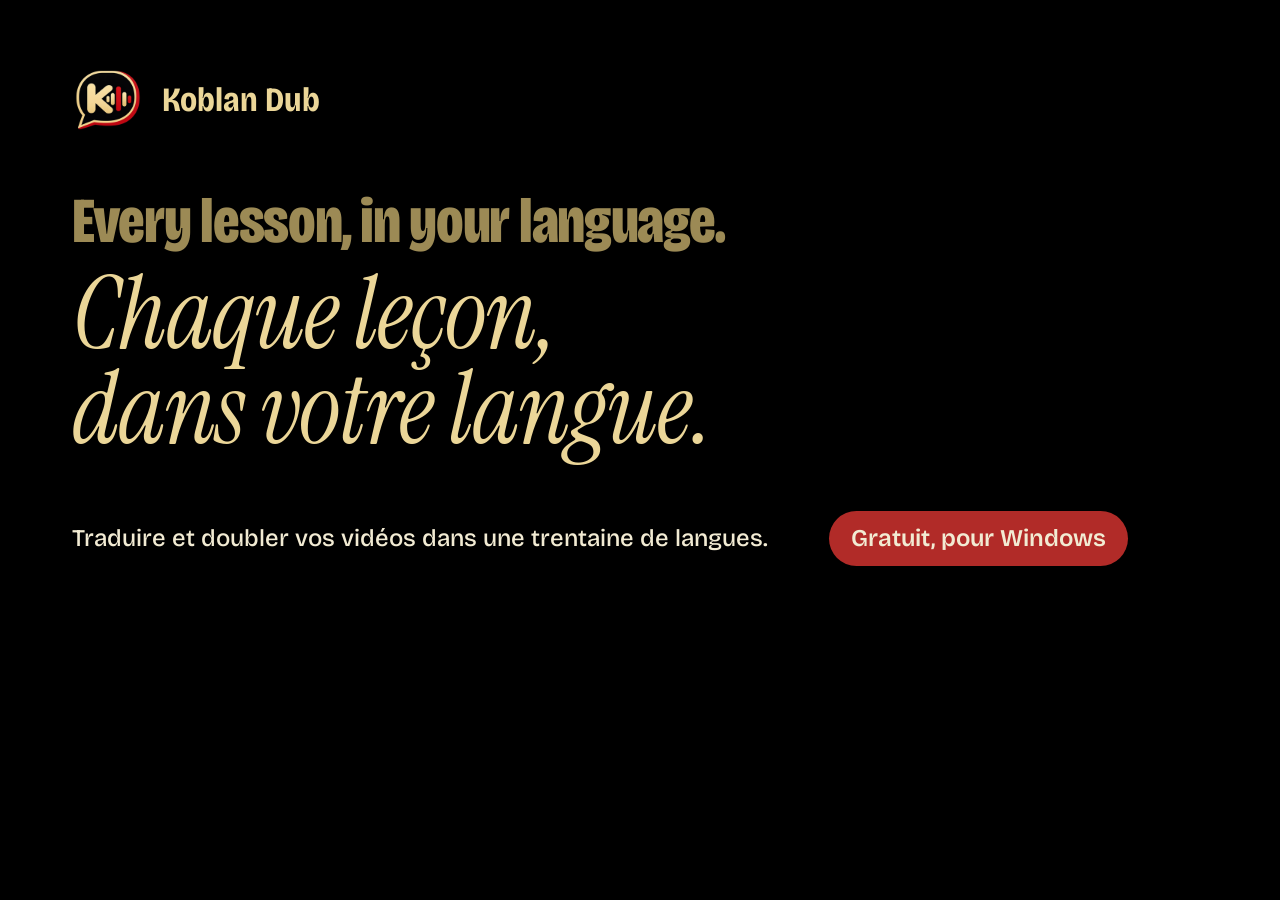
<file: outils/partage.html>
<!doctype html>
<html lang="fr">
<head>
<meta charset="utf-8">
<title>Image de partage</title>
<link rel="stylesheet" href="../assets/fonts/fonts.css">
<style>
  html, body { margin: 0; background: #000; }
  .carte {
    width: 1200px; height: 630px; box-sizing: border-box;
    padding: 64px 72px; background: #000; color: #EBD698;
    display: grid; grid-template-rows: auto 1fr auto; position: relative; overflow: hidden;
  }
  .marque { display: flex; align-items: center; gap: 18px; font: 700 34px/1 "Bricolage Grotesque"; font-stretch: 85%; }
  .marque img { width: 72px; height: 72px; }
  h1 { align-self: center; margin: 0; }
  .en { display: block; font: 800 64px/1 "Bricolage Grotesque"; font-stretch: 75%; color: #9C8A55; letter-spacing: -.02em; }
  .fr { display: block; margin-top: 14px; font: italic 400 100px/.95 "Instrument Serif"; letter-spacing: -.01em; }
  .bas { display: flex; justify-content: space-between; align-items: center; font: 500 24px/1.3 "Bricolage Grotesque"; color: #F2EBD3; }
  .bas b { background: #B12B28; color: #F2EBD3; padding: 12px 22px; border-radius: 999px; font-weight: 600; }
  canvas { position: absolute; left: 0; right: 0; bottom: 120px; width: 100%; height: 0; }
</style>
</head>
<body>
<div class="carte">
  <div class="marque"><img src="../assets/img/logo-192.png" alt="">Koblan Dub</div>
  <h1><span class="en">Every lesson, in your language.</span><span class="fr">Chaque leçon,<br>dans votre langue.</span></h1>
  <div class="bas"><span>Traduire et doubler vos vidéos dans une trentaine de langues.</span><b>Gratuit, pour Windows</b></div>
</div>
</body>
</html>
</file>
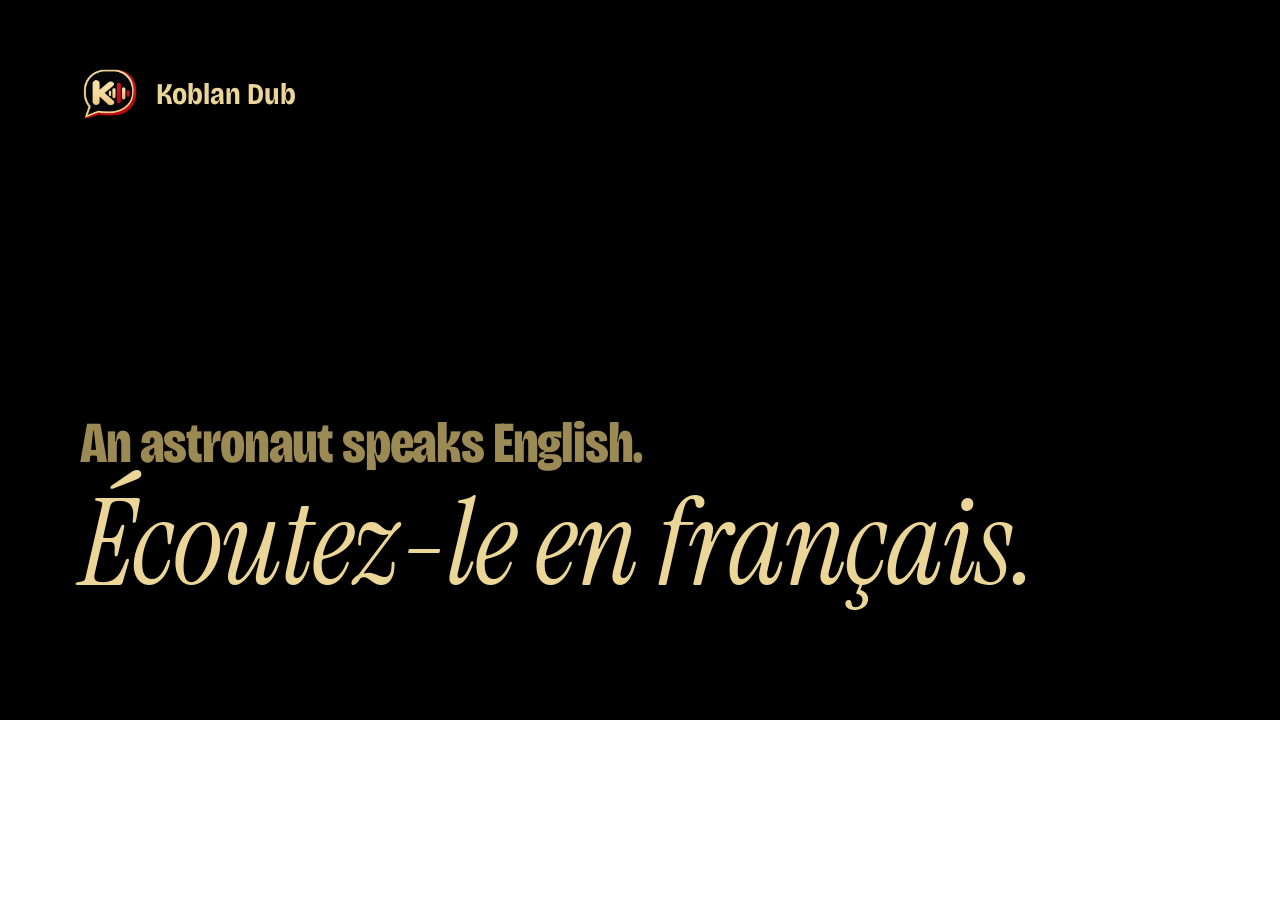
<file: outils/montage/cartes.html>
<!doctype html>
<html lang="fr">
<head>
<meta charset="utf-8">
<title>Cartes de la démo</title>
<link rel="stylesheet" href="../../assets/fonts/fonts.css">
<style>
  html, body { margin: 0; width: 1280px; height: 720px; overflow: hidden; background: transparent; }
  .carte { display: none; position: relative; width: 1280px; height: 720px; box-sizing: border-box; color: #EBD698; }
  body[data-carte="titre"] #titre, body[data-carte="fin"] #fin,
  body[data-carte="vo"] #vo, body[data-carte="vf"] #vf { display: block; }

  .plein { background: #000; padding: 64px 80px; }
  .marque { display: flex; align-items: center; gap: 16px; font: 700 30px/1 "Bricolage Grotesque"; font-stretch: 85%; }
  .marque img { width: 60px; height: 60px; }

  #titre h1 { position: absolute; left: 80px; bottom: 120px; margin: 0; }
  #titre .en { display: block; font: 800 58px/1 "Bricolage Grotesque"; font-stretch: 75%; color: #9C8A55; letter-spacing: -.02em; }
  #titre .fr { display: block; margin-top: 14px; font: italic 400 120px/.95 "Instrument Serif"; letter-spacing: -.01em; }

  /* étiquettes posées sur la vidéo */
  .etiquette { position: absolute; left: 40px; top: 36px; display: inline-flex; align-items: center; gap: 14px;
    padding: 12px 22px 12px 18px; border-radius: 999px; background: rgba(0,0,0,.72);
    font: 600 26px/1 "Bricolage Grotesque"; color: #F2EBD3; }
  .point { width: 16px; height: 16px; border-radius: 50%; }
  #vo .point { background: #B12B28; }
  #vf .point { background: #EBD698; }
  .credit { position: absolute; right: 40px; top: 44px; font: 500 18px/1 "Bricolage Grotesque"; color: rgba(242,235,211,.85);
    background: rgba(0,0,0,.55); padding: 8px 14px; border-radius: 999px; }

  #fin { text-align: left; }
  #fin .phrase { position: absolute; left: 80px; top: 230px; margin: 0; font: italic 400 104px/.95 "Instrument Serif"; }
  #fin .sous { position: absolute; left: 80px; top: 470px; font: 600 30px/1.2 "Bricolage Grotesque"; color: #F2EBD3; }
  #fin .lien { position: absolute; right: 80px; top: 455px; background: #B12B28; color: #F2EBD3;
    font: 700 32px/1 "Bricolage Grotesque"; padding: 18px 30px; border-radius: 999px; }
  #fin .mention { position: absolute; left: 80px; right: 80px; bottom: 48px; font: 400 19px/1.4 "Bricolage Grotesque"; color: #9C8A55; }
</style>
</head>
<body>
  <section class="carte plein" id="titre">
    <div class="marque"><img src="../../assets/img/logo-192.png" alt="">Koblan Dub</div>
    <h1><span class="en">An astronaut speaks English.</span><span class="fr">Écoutez-le en français.</span></h1>
  </section>

  <section class="carte" id="vo">
    <div class="etiquette"><span class="point"></span>Version originale, en anglais</div>
    <div class="credit">Vidéo : NASA</div>
  </section>

  <section class="carte" id="vf">
    <div class="etiquette"><span class="point"></span>Doublée par Koblan Dub, en français</div>
    <div class="credit">Vidéo : NASA</div>
  </section>

  <section class="carte plein" id="fin">
    <div class="marque"><img src="../../assets/img/logo-192.png" alt="">Koblan Dub</div>
    <p class="phrase">Chaque leçon,<br>dans votre langue.</p>
    <div class="sous">Gratuit, pour Windows.<br>Une trentaine de langues.</div>
    <div class="lien">koblan-dub.vercel.app</div>
    <p class="mention">Extrait : NASA (domaine public), astronaute Frank Rubio à bord de la Station spatiale internationale. Doublé automatiquement par Koblan Dub avec une voix de synthèse. Koblan Dub n'est pas affilié à la NASA.</p>
  </section>
<script>document.body.dataset.carte = (location.hash || "#titre").slice(1);</script>
</body>
</html>
</file>
<file: assets/fonts/fonts.css>
/* latin-ext */
@font-face {
  font-family: 'Bricolage Grotesque';
  font-style: normal;
  font-weight: 200 800;
  font-stretch: 75% 100%;
  font-display: swap;
  src: url('BricolageGrotesque-normal-latin-ext.woff2') format('woff2');
  unicode-range: U+0100-02BA, U+02BD-02C5, U+02C7-02CC, U+02CE-02D7, U+02DD-02FF, U+0304, U+0308, U+0329, U+1D00-1DBF, U+1E00-1E9F, U+1EF2-1EFF, U+2020, U+20A0-20AB, U+20AD-20C4, U+2113, U+2C60-2C7F, U+A720-A7FF;
}
/* latin */
@font-face {
  font-family: 'Bricolage Grotesque';
  font-style: normal;
  font-weight: 200 800;
  font-stretch: 75% 100%;
  font-display: swap;
  src: url('BricolageGrotesque-normal-latin.woff2') format('woff2');
  unicode-range: U+0000-00FF, U+0131, U+0152-0153, U+02BB-02BC, U+02C6, U+02DA, U+02DC, U+0304, U+0308, U+0329, U+2000-206F, U+20AC, U+2122, U+2191, U+2193, U+2212, U+2215, U+FEFF, U+FFFD;
}
/* latin-ext */
@font-face {
  font-family: 'Instrument Serif';
  font-style: italic;
  font-weight: 400;
  font-display: swap;
  src: url('InstrumentSerif-italic-latin-ext.woff2') format('woff2');
  unicode-range: U+0100-02BA, U+02BD-02C5, U+02C7-02CC, U+02CE-02D7, U+02DD-02FF, U+0304, U+0308, U+0329, U+1D00-1DBF, U+1E00-1E9F, U+1EF2-1EFF, U+2020, U+20A0-20AB, U+20AD-20C4, U+2113, U+2C60-2C7F, U+A720-A7FF;
}
/* latin */
@font-face {
  font-family: 'Instrument Serif';
  font-style: italic;
  font-weight: 400;
  font-display: swap;
  src: url('InstrumentSerif-italic-latin.woff2') format('woff2');
  unicode-range: U+0000-00FF, U+0131, U+0152-0153, U+02BB-02BC, U+02C6, U+02DA, U+02DC, U+0304, U+0308, U+0329, U+2000-206F, U+20AC, U+2122, U+2191, U+2193, U+2212, U+2215, U+FEFF, U+FFFD;
}
/* latin-ext */
@font-face {
  font-family: 'Instrument Serif';
  font-style: normal;
  font-weight: 400;
  font-display: swap;
  src: url('InstrumentSerif-normal-latin-ext.woff2') format('woff2');
  unicode-range: U+0100-02BA, U+02BD-02C5, U+02C7-02CC, U+02CE-02D7, U+02DD-02FF, U+0304, U+0308, U+0329, U+1D00-1DBF, U+1E00-1E9F, U+1EF2-1EFF, U+2020, U+20A0-20AB, U+20AD-20C4, U+2113, U+2C60-2C7F, U+A720-A7FF;
}
/* latin */
@font-face {
  font-family: 'Instrument Serif';
  font-style: normal;
  font-weight: 400;
  font-display: swap;
  src: url('InstrumentSerif-normal-latin.woff2') format('woff2');
  unicode-range: U+0000-00FF, U+0131, U+0152-0153, U+02BB-02BC, U+02C6, U+02DA, U+02DC, U+0304, U+0308, U+0329, U+2000-206F, U+20AC, U+2122, U+2191, U+2193, U+2212, U+2215, U+FEFF, U+FFFD;
}
/* latin-ext */
@font-face {
  font-family: 'JetBrains Mono';
  font-style: normal;
  font-weight: 400 700;
  font-display: swap;
  src: url('JetBrainsMono-normal-latin-ext.woff2') format('woff2');
  unicode-range: U+0100-02BA, U+02BD-02C5, U+02C7-02CC, U+02CE-02D7, U+02DD-02FF, U+0304, U+0308, U+0329, U+1D00-1DBF, U+1E00-1E9F, U+1EF2-1EFF, U+2020, U+20A0-20AB, U+20AD-20C4, U+2113, U+2C60-2C7F, U+A720-A7FF;
}
/* latin */
@font-face {
  font-family: 'JetBrains Mono';
  font-style: normal;
  font-weight: 400 700;
  font-display: swap;
  src: url('JetBrainsMono-normal-latin.woff2') format('woff2');
  unicode-range: U+0000-00FF, U+0131, U+0152-0153, U+02BB-02BC, U+02C6, U+02DA, U+02DC, U+0304, U+0308, U+0329, U+2000-206F, U+20AC, U+2122, U+2191, U+2193, U+2212, U+2215, U+FEFF, U+FFFD;
}
</file>
<file: style.css>
/* =========================================================
   Koblan Dub : « une voix qui change de langue »
   Noir + or ; le rouge est réservé à l'action et au REC.
   L'anglais s'écrit en Bricolage Grotesque, le français en
   Instrument Serif italique : le changement de langue se voit.
   ========================================================= */

:root {
  --noir: #000000;
  --or: #EBD698;
  --or-eteint: #9C8A55;
  --ivoire: #F2EBD3;
  --rouge: #B12B28;
  --rouge-vif: #CF3530;
  --trait: rgba(235, 214, 152, 0.16);
  --voile: rgba(235, 214, 152, 0.05);

  --grotesque: "Bricolage Grotesque", "Segoe UI", sans-serif;
  --serif: "Instrument Serif", Georgia, serif;
  --mono: "JetBrains Mono", Consolas, monospace;

  --marge: clamp(1rem, 4vw, 4rem);
  --largeur: 78rem;
  --entete: 4.5rem;
  --ease: cubic-bezier(0.22, 1, 0.36, 1);

  color-scheme: dark;
}

*, *::before, *::after { box-sizing: border-box; }

html {
  background: var(--noir);
  -webkit-text-size-adjust: 100%;
  scroll-padding-top: var(--entete);
}
html.lenis, html.lenis body { height: auto; }
.lenis.lenis-smooth { scroll-behavior: auto !important; }

body {
  margin: 0;
  background: var(--noir);
  color: var(--ivoire);
  font-family: var(--grotesque);
  font-size: 1.0625rem;
  line-height: 1.6;
  font-variation-settings: "opsz" 14;
  text-rendering: optimizeLegibility;
  -webkit-font-smoothing: antialiased;
  overflow-x: clip;
}

img { display: block; max-width: 100%; height: auto; }
a { color: inherit; }
h1, h2, h3, p, ul, ol, dl, dd, figure { margin: 0; }
ul, ol { padding: 0; list-style: none; }

::selection { background: var(--or); color: var(--noir); }

:focus-visible {
  outline: 2px solid var(--or);
  outline-offset: 4px;
  border-radius: 4px;
}

.evitement {
  position: absolute; left: 1rem; top: -4rem; z-index: 100;
  padding: .75rem 1rem; background: var(--or); color: var(--noir);
  font-weight: 600; text-decoration: none; border-radius: 6px;
}
.evitement:focus { top: 1rem; }

/* ---------- icônes Phosphor duotone ---------- */
.ico {
  width: 1.25em; height: 1.25em; flex: none;
  fill: currentColor;
  --ico-2: currentColor; --ico-o: .22;
}

/* ---------- boutons ---------- */
.bouton {
  display: inline-flex; align-items: center; gap: .6em;
  min-height: 2.75rem; padding: .6rem 1.15rem;
  border-radius: 999px;
  font-weight: 600; font-size: .9375rem; line-height: 1.2;
  text-decoration: none; white-space: nowrap;
  transition: background-color .25s var(--ease), color .25s var(--ease), border-color .25s var(--ease);
  will-change: transform;
}
.bouton--rouge { background: var(--rouge); color: var(--ivoire); --ico-2: var(--or); }
.bouton--rouge:hover { background: var(--rouge-vif); }
.bouton--rouge .ico { --ico-o: .45; }
.bouton--trait { border: 1px solid var(--trait); color: var(--or); }
.bouton--trait:hover { border-color: var(--or); }
.bouton--grand { min-height: 3.5rem; padding: .9rem 1.6rem; font-size: 1.0625rem; }
button.bouton { border: 0; font-family: inherit; cursor: pointer; }
button.bouton:disabled { opacity: .6; cursor: progress; }

/* ---------- en-tête : le bouton Télécharger reste toujours visible ---------- */
.entete {
  position: fixed; inset: 0 0 auto 0; z-index: 50;
  height: var(--entete);
  display: flex; align-items: center; gap: 2rem;
  padding: 0 var(--marge);
  background: linear-gradient(to bottom, #000 0%, #000 78%, rgba(0,0,0,0) 100%);
}
.marque {
  display: inline-flex; align-items: center; gap: .65rem;
  text-decoration: none; font-weight: 700; font-size: 1.125rem;
  font-stretch: 85%; letter-spacing: -.01em; color: var(--or);
}
.marque img { width: 2.5rem; height: 2.5rem; }
.menu { display: flex; gap: 1.75rem; margin-left: auto; }
.menu a {
  text-decoration: none; font-size: .9375rem; color: var(--ivoire);
  opacity: .78; transition: opacity .2s;
}
.menu a:hover { opacity: 1; }
.entete .bouton { margin-left: 0; }
@media (max-width: 820px) {
  .menu { display: none; }
  .entete .bouton { margin-left: auto; }
}

/* =========================================================
   ACCUEIL
   ========================================================= */
.accueil { position: relative; }
.accueil__scene {
  min-height: 100vh; min-height: 100svh;
  display: grid;
  grid-template-rows: 1fr auto auto auto;
  padding: calc(var(--entete) + 2vh) var(--marge) clamp(1.5rem, 4vh, 3rem);
  max-width: 120rem; margin: 0 auto;
}

.voix {
  align-self: end;
  font-family: var(--grotesque);
  font-weight: 800;
  font-stretch: 75%;
  font-variation-settings: "opsz" 96;
  font-size: min(9.6vw, 10.5rem);
  line-height: .98;
  letter-spacing: -.025em;
  color: var(--or);
  padding-bottom: .1em;
}
.voix__ligne { display: block; white-space: nowrap; }
@media (max-width: 600px) {
  .voix { font-size: 12vw; }
  .accueil__scene { grid-template-rows: auto; align-content: center; }
}

/* sans JavaScript : la phrase s'affiche directement en français */
html:not(.js) .voix__ligne,
.voix__ligne .c[data-e="cible"] {
  font-family: var(--serif);
  font-style: italic;
  font-weight: 400;
  font-stretch: 100%;
  font-size: 1.14em;
  letter-spacing: -.01em;
  line-height: .86;
}
.voix__ligne .c { display: inline-block; white-space: pre; }
.voix__ligne .c[data-e="bruit"] {
  font-family: var(--mono);
  font-weight: 400;
  font-stretch: 100%;
  font-size: .62em;
  color: var(--or-eteint);
  letter-spacing: 0;
}

.piste {
  display: flex; align-items: center; gap: 1rem; flex-wrap: wrap;
  margin-top: clamp(1rem, 3vh, 2rem);
  font-family: var(--mono); font-size: .8125rem; color: var(--or-eteint);
}
.piste__rec {
  width: .7rem; height: .7rem; border-radius: 50%;
  background: var(--rouge);
  box-shadow: 0 0 0 0 rgba(177, 43, 40, .6);
  animation: rec 1.6s ease-out infinite;
}
@keyframes rec {
  0% { box-shadow: 0 0 0 0 rgba(177, 43, 40, .55); }
  70% { box-shadow: 0 0 0 .7rem rgba(177, 43, 40, 0); }
  100% { box-shadow: 0 0 0 0 rgba(177, 43, 40, 0); }
}
.piste__tc { color: var(--or); }

.onde {
  width: 100%;
  height: clamp(5rem, 14vh, 9rem);
  margin: clamp(.5rem, 2vh, 1.25rem) 0;
}

.accueil__pied {
  display: flex; align-items: end; justify-content: space-between;
  gap: 1.5rem 3rem; flex-wrap: wrap;
}
.accueil__texte { max-width: 34ch; font-size: clamp(1.0625rem, 1.4vw, 1.3rem); line-height: 1.5; }
.accueil__actions { display: flex; gap: .75rem; flex-wrap: wrap; }

/* =========================================================
   BLOCS
   ========================================================= */
.bloc {
  max-width: var(--largeur);
  margin: 0 auto;
  padding: clamp(5rem, 14vh, 10rem) var(--marge) 0;
}
.bloc__tete { max-width: 46rem; margin-bottom: clamp(2.5rem, 6vh, 4.5rem); }
.bloc__tete h2 {
  font-weight: 700; font-stretch: 80%;
  font-variation-settings: "opsz" 96;
  font-size: clamp(2.4rem, 6.2vw, 5.25rem);
  line-height: .98; letter-spacing: -.025em;
  color: var(--or);
  text-wrap: balance;
}
.bloc__tete p { margin-top: 1.25rem; max-width: 56ch; color: var(--ivoire); opacity: .86; }
h3 { font-weight: 650; font-stretch: 90%; font-size: 1.375rem; line-height: 1.2; letter-spacing: -.01em; color: var(--or); }

/* ---------- démo ---------- */
.demo__cadre { position: relative; }
.demo__video {
  display: block; width: 100%; height: auto; aspect-ratio: 16 / 9;
  border-radius: 14px; border: 1px solid var(--trait); background: #000;
}
.demo__lecture {
  position: absolute; left: 50%; top: 50%; transform: translate(-50%, -50%);
  display: inline-flex; align-items: center; gap: .75rem;
  padding: 1rem 1.6rem 1rem 1.3rem; border: 0; border-radius: 999px;
  background: var(--rouge); color: var(--ivoire);
  font: 650 1.125rem/1 var(--grotesque); cursor: pointer; white-space: nowrap;
  box-shadow: 0 0 0 0 rgba(177, 43, 40, .5);
  animation: rec 2.2s ease-out infinite;
  transition: background-color .25s var(--ease);
}
.demo__lecture:hover { background: var(--rouge-vif); }
.demo__lecture .ico { width: 1.6rem; height: 1.6rem; --ico-2: var(--or); --ico-o: .5; }
.demo__duree { font: 400 .875rem/1 var(--mono); opacity: .8; }
.demo__cadre.lancee .demo__lecture,
html:not(.js) .demo__lecture { display: none; }
@media (max-width: 600px) {
  .demo__lecture { padding: .7rem 1.1rem .7rem .9rem; font-size: 1rem; gap: .5rem; }
  .demo__lecture .ico { width: 1.25rem; height: 1.25rem; }
}
.demo__credit { margin-top: 1rem; max-width: 80ch; font-size: .8125rem; color: var(--or-eteint); }

/* ---------- atelier ---------- */
.atelier__cadre {
  border-radius: 14px; overflow: hidden;
  border: 1px solid var(--trait);
  transform-origin: 50% 0;
  background: var(--voile);
}
/* ---------- langues : un nuage de noms, le français mis en voix ---------- */
/* chaque langue : son drapeau rond (Circle Flags) et son nom ; tout s'allume au défilement */
.langues__liste {
  display: grid; grid-template-columns: repeat(auto-fill, minmax(13.5rem, 1fr));
  gap: .75rem;
}
.langues__liste li {
  display: flex; align-items: center; gap: .9rem;
  padding: .7rem 1rem .7rem .7rem; border-radius: 999px;
  border: 1px solid var(--trait); background: var(--voile);
  font-weight: 600; font-stretch: 90%; font-size: 1.125rem; line-height: 1.2;
  color: var(--or-eteint);
  transition: color .35s var(--ease), border-color .35s var(--ease), background-color .35s var(--ease);
}
.langues__liste img {
  width: 2.75rem; height: 2.75rem; flex: none; border-radius: 50%;
  box-shadow: 0 0 0 2px rgba(235, 214, 152, .25);
  filter: grayscale(1) brightness(.75);
  transition: filter .45s var(--ease), box-shadow .35s var(--ease);
}
.langues__liste li.allume, .langues__liste li:hover { color: var(--or); border-color: rgba(235, 214, 152, .32); }
.langues__liste li.allume img, .langues__liste li:hover img { filter: none; box-shadow: 0 0 0 2px var(--or); }
/* sans animation (ou sans JavaScript) : les drapeaux sont tout de suite en couleur */
html:not(.js) .langues__liste img { filter: none; }
html:not(.js) .langues__liste li { color: var(--or); }
@media (prefers-reduced-motion: reduce) {
  .langues__liste img { filter: none; }
  .langues__liste li { color: var(--or); }
}
@media (max-width: 480px) {
  .langues__liste { grid-template-columns: 1fr 1fr; gap: .5rem; }
  .langues__liste li { font-size: .9375rem; gap: .6rem; padding: .5rem .7rem .5rem .5rem; }
  .langues__liste img { width: 2.1rem; height: 2.1rem; }
}
.langues__note {
  display: flex; gap: .75rem; align-items: flex-start;
  margin-top: 2.5rem; max-width: 64ch; color: var(--or-eteint);
}
.langues__note .ico { margin-top: .15em; }

/* ---------- modes : des pistes de montage ---------- */
.modes__liste { border-top: 1px solid var(--trait); }
.mode {
  display: grid;
  grid-template-columns: 3rem minmax(0, 1.1fr) minmax(0, 1fr);
  gap: 1rem 2.5rem; align-items: center;
  padding: 1.75rem 0;
  border-bottom: 1px solid var(--trait);
}
.ico--mode { width: 2.5rem; height: 2.5rem; color: var(--or); --ico-2: var(--or); --ico-o: .25; }
.mode__texte p { margin-top: .4rem; max-width: 52ch; opacity: .82; }

.clip {
  position: relative; height: 3.25rem; border-radius: 8px;
  background: var(--voile);
  border: 1px solid var(--trait);
  overflow: hidden;
}
.clip__remplissage {
  position: absolute; inset: 0;
  transform-origin: 0 50%;
  background:
    repeating-linear-gradient(90deg, rgba(0,0,0,.28) 0 2px, transparent 2px 14px),
    linear-gradient(90deg, rgba(235,214,152,.30), rgba(235,214,152,.62));
}
/* la tête de lecture rouge, comme la barre rouge du logo */
.clip__remplissage::after {
  content: ""; position: absolute; top: 0; right: 0; bottom: 0;
  width: 3px; background: var(--rouge);
}
.clip__sortie {
  position: absolute; left: .9rem; top: 50%; transform: translateY(-50%);
  font-family: var(--mono); font-size: .8125rem; color: var(--noir);
  background: var(--or); padding: .2rem .55rem; border-radius: 4px;
  white-space: nowrap;
}

.outils {
  display: grid; grid-template-columns: 3rem 1fr; gap: .5rem 2.5rem;
  margin-top: 3.5rem; padding: 2rem; border-radius: 14px;
  background: var(--voile); border: 1px solid var(--trait);
}
.ico--outils { width: 2.5rem; height: 2.5rem; color: var(--or); grid-row: span 2; }
.outils ul { display: grid; grid-template-columns: repeat(auto-fit, minmax(16rem, 1fr)); gap: .5rem 2rem; margin-top: .5rem; }
.outils li { position: relative; padding-left: 1.1rem; opacity: .88; }
.outils li::before { content: ""; position: absolute; left: 0; top: .72em; width: .45rem; height: 2px; background: var(--rouge); }

@media (max-width: 760px) {
  .mode { grid-template-columns: 2.25rem 1fr; column-gap: 1rem; align-items: start; }
  .ico--mode { width: 2rem; height: 2rem; }
  .clip { grid-column: 1 / -1; }
  .outils { grid-template-columns: 1fr; padding: 1.5rem; }
  .ico--outils { grid-row: auto; }
}

/* ---------- pour qui ---------- */
.pourqui__liste { border-top: 1px solid var(--trait); }
.pourqui__liste li {
  display: grid; grid-template-columns: 3rem minmax(0, 1fr) minmax(0, 1.25fr);
  gap: .5rem 2.5rem; align-items: center;
  padding: 1.6rem 0; border-bottom: 1px solid var(--trait);
}
.pourqui__liste .ico { width: 2.25rem; height: 2.25rem; color: var(--or); }
.pourqui__liste h3 { font-size: clamp(1.375rem, 2.4vw, 1.875rem); }
.pourqui__liste p { opacity: .82; }
@media (max-width: 760px) {
  .pourqui__liste li { grid-template-columns: 2.25rem 1fr; column-gap: 1rem; }
  .pourqui__liste p { grid-column: 2; }
}

/* ---------- étapes : une vraie suite, donc numérotée ---------- */
.etapes__liste {
  display: grid; grid-template-columns: repeat(3, minmax(0, 1fr)); gap: 2rem;
  counter-reset: none;
}
.etapes__liste li { border-top: 1px solid var(--trait); padding-top: 1.5rem; }
.etapes__num {
  display: block; font-family: var(--serif); font-style: italic;
  font-size: clamp(4rem, 9vw, 7.5rem); line-height: .8; color: var(--or);
  margin-bottom: 1.25rem;
}
.etapes__liste p { margin-top: .5rem; opacity: .82; }
.etapes__note {
  display: flex; gap: .75rem; align-items: flex-start;
  margin-top: 3rem; max-width: 60ch; color: var(--or-eteint);
}
.etapes__note .ico { margin-top: .15em; }
@media (max-width: 760px) { .etapes__liste { grid-template-columns: 1fr; } }

/* ---------- télécharger ---------- */
.tout { display: grid; justify-items: start; gap: 1rem; margin-bottom: 3rem; }
.tout .bouton { white-space: normal; text-align: left; }
.tout__etat { max-width: 60ch; color: var(--or); }
.nowrap { white-space: nowrap; }
.tout__etat:empty { display: none; }
.fichiers__titre { margin-bottom: 1rem; color: var(--or-eteint); font-size: .9375rem; }
.fichiers { display: grid; gap: .75rem; }
.fichier {
  display: grid; grid-template-columns: 2.5rem 1fr auto 1.5rem;
  align-items: center; gap: 1rem;
  padding: 1.1rem 1.4rem; border-radius: 12px;
  border: 1px solid var(--trait); background: var(--voile);
  text-decoration: none;
  transition: border-color .25s var(--ease), background-color .25s var(--ease);
}
.fichier:hover { border-color: var(--or); background: rgba(235,214,152,.09); }
.fichier__num { font-family: var(--serif); font-style: italic; font-size: 2rem; line-height: 1; color: var(--or); }
.fichier__nom { font-family: var(--mono); font-size: .9375rem; color: var(--ivoire); overflow-wrap: anywhere; }
.fichier__poids { font-family: var(--mono); font-size: .875rem; color: var(--or-eteint); white-space: nowrap; }
.fichier .ico { width: 1.5rem; height: 1.5rem; color: var(--rouge); --ico-2: var(--rouge); }
@media (max-width: 560px) {
  .fichier { grid-template-columns: 2rem 1fr 1.5rem; padding: 1rem; }
  .fichier__poids { grid-column: 2; grid-row: 2; }
  .fichier .ico { grid-column: 3; grid-row: 1 / span 2; }
}

.installer { margin-top: 4rem; }
.installer__etapes { display: grid; gap: 1.25rem; margin-top: 1.5rem; max-width: 52rem; }
.installer__etapes li { display: grid; grid-template-columns: 2rem 1fr; gap: 1rem; align-items: start; }
.installer__etapes .ico { width: 1.6rem; height: 1.6rem; color: var(--or); margin-top: .1rem; }
.installer strong { color: var(--or); font-weight: 650; }

.requis {
  display: grid; grid-template-columns: repeat(auto-fit, minmax(13rem, 1fr));
  gap: 1rem; margin-top: 2.5rem;
}
.requis div { padding: 1.25rem; border-radius: 12px; border: 1px solid var(--trait); }
.requis dt { display: flex; align-items: center; gap: .5rem; font-size: .875rem; color: var(--or-eteint); }
.requis dd { margin-top: .35rem; font-weight: 600; color: var(--ivoire); }

.empreintes { margin-top: 2rem; }
.empreintes summary { cursor: pointer; color: var(--or-eteint); font-size: .9375rem; }
.empreintes pre {
  margin: 1rem 0 0; padding: 1rem; border-radius: 10px;
  background: var(--voile); border: 1px solid var(--trait);
  font-family: var(--mono); font-size: .75rem; line-height: 1.7; color: var(--ivoire);
  overflow-x: auto;
}

/* ---------- questions ---------- */
.faq { border-top: 1px solid var(--trait); max-width: 56rem; }
.faq details { border-bottom: 1px solid var(--trait); }
.faq summary {
  display: flex; justify-content: space-between; align-items: center; gap: 1rem;
  padding: 1.4rem 0; cursor: pointer; list-style: none;
  font-weight: 600; font-size: clamp(1.125rem, 2vw, 1.375rem); color: var(--or);
}
.faq summary::-webkit-details-marker { display: none; }
.faq summary .ico { transition: transform .3s var(--ease); }
.faq details[open] summary .ico { transform: rotate(180deg); }
.faq details p { padding: 0 0 1.5rem; max-width: 62ch; opacity: .86; }

/* ---------- pied de page ---------- */
.pied {
  max-width: var(--largeur); margin: clamp(6rem, 16vh, 11rem) auto 0;
  padding: 3rem var(--marge) 4rem;
  border-top: 1px solid var(--trait);
  display: grid; grid-template-columns: minmax(0, 1fr) minmax(0, 1.3fr); gap: 2.5rem;
}
.pied__marque { display: flex; align-items: center; gap: 1rem; }
.pied__marque img { width: 3.5rem; height: 3.5rem; }
.pied__phrase { font-family: var(--serif); font-style: italic; font-size: clamp(1.5rem, 2.6vw, 2.25rem); line-height: 1.1; color: var(--or); }
.pied__licence { display: grid; gap: .9rem; font-size: .875rem; color: var(--or-eteint); }
.lien { display: inline-flex; align-items: center; gap: .5rem; color: var(--or); text-decoration: none; }
.lien:hover { text-decoration: underline; text-underline-offset: 4px; }
@media (max-width: 760px) { .pied { grid-template-columns: 1fr; } }

/* ---------- curseur : un anneau qui accompagne la flèche ---------- */
.curseur {
  position: fixed; left: 0; top: 0; z-index: 90;
  width: 2.25rem; height: 2.25rem; margin: -1.125rem 0 0 -1.125rem;
  border: 1.5px solid var(--or); border-radius: 50%;
  pointer-events: none; opacity: 0;
  transition: width .3s var(--ease), height .3s var(--ease), margin .3s var(--ease), background-color .3s, opacity .3s;
}
.curseur-actif.curseur-vu .curseur { opacity: .7; }
.curseur.sur-lien {
  width: 4rem; height: 4rem; margin: -2rem 0 0 -2rem;
  background: rgba(235, 214, 152, .1);
}

/* ---------- mouvement réduit : tout est lisible, rien ne bouge ---------- */
@media (prefers-reduced-motion: reduce) {
  *, *::before, *::after { animation: none !important; transition: none !important; }
  .curseur { display: none; }
}
</file>
